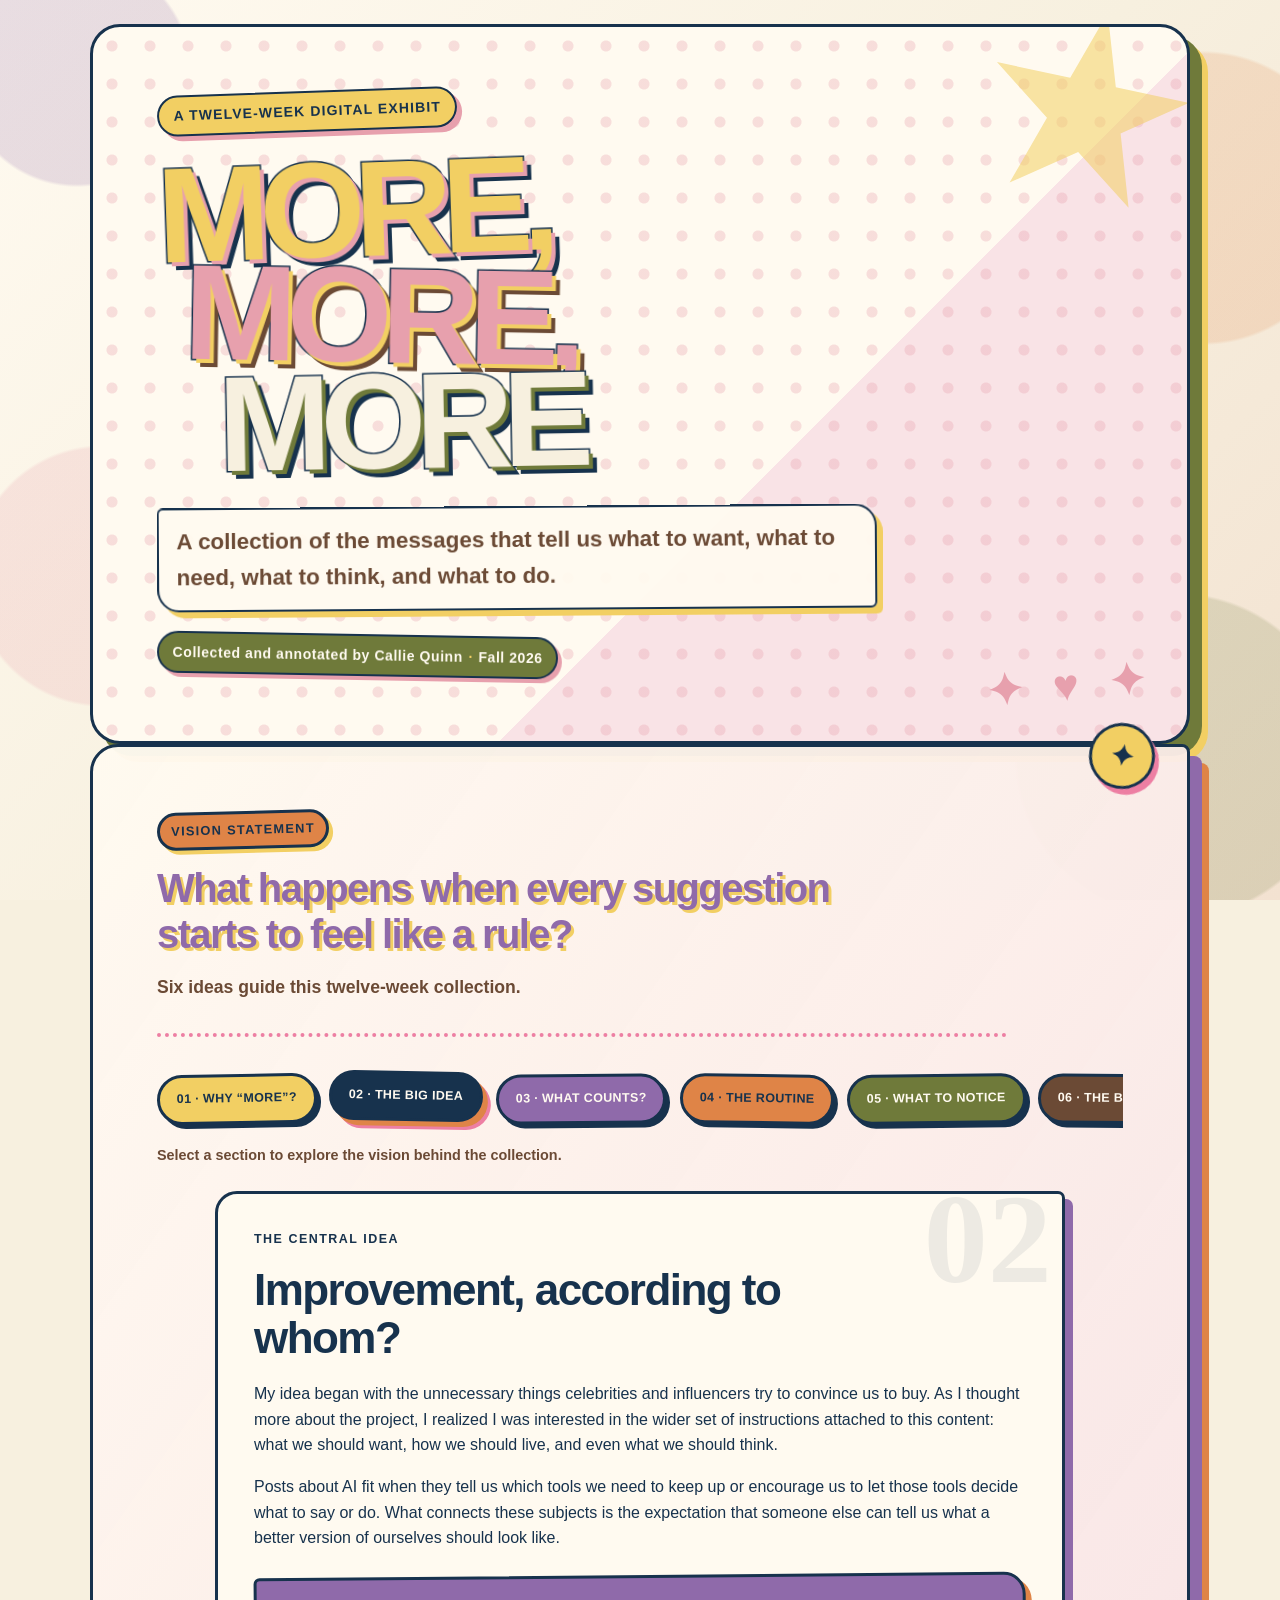
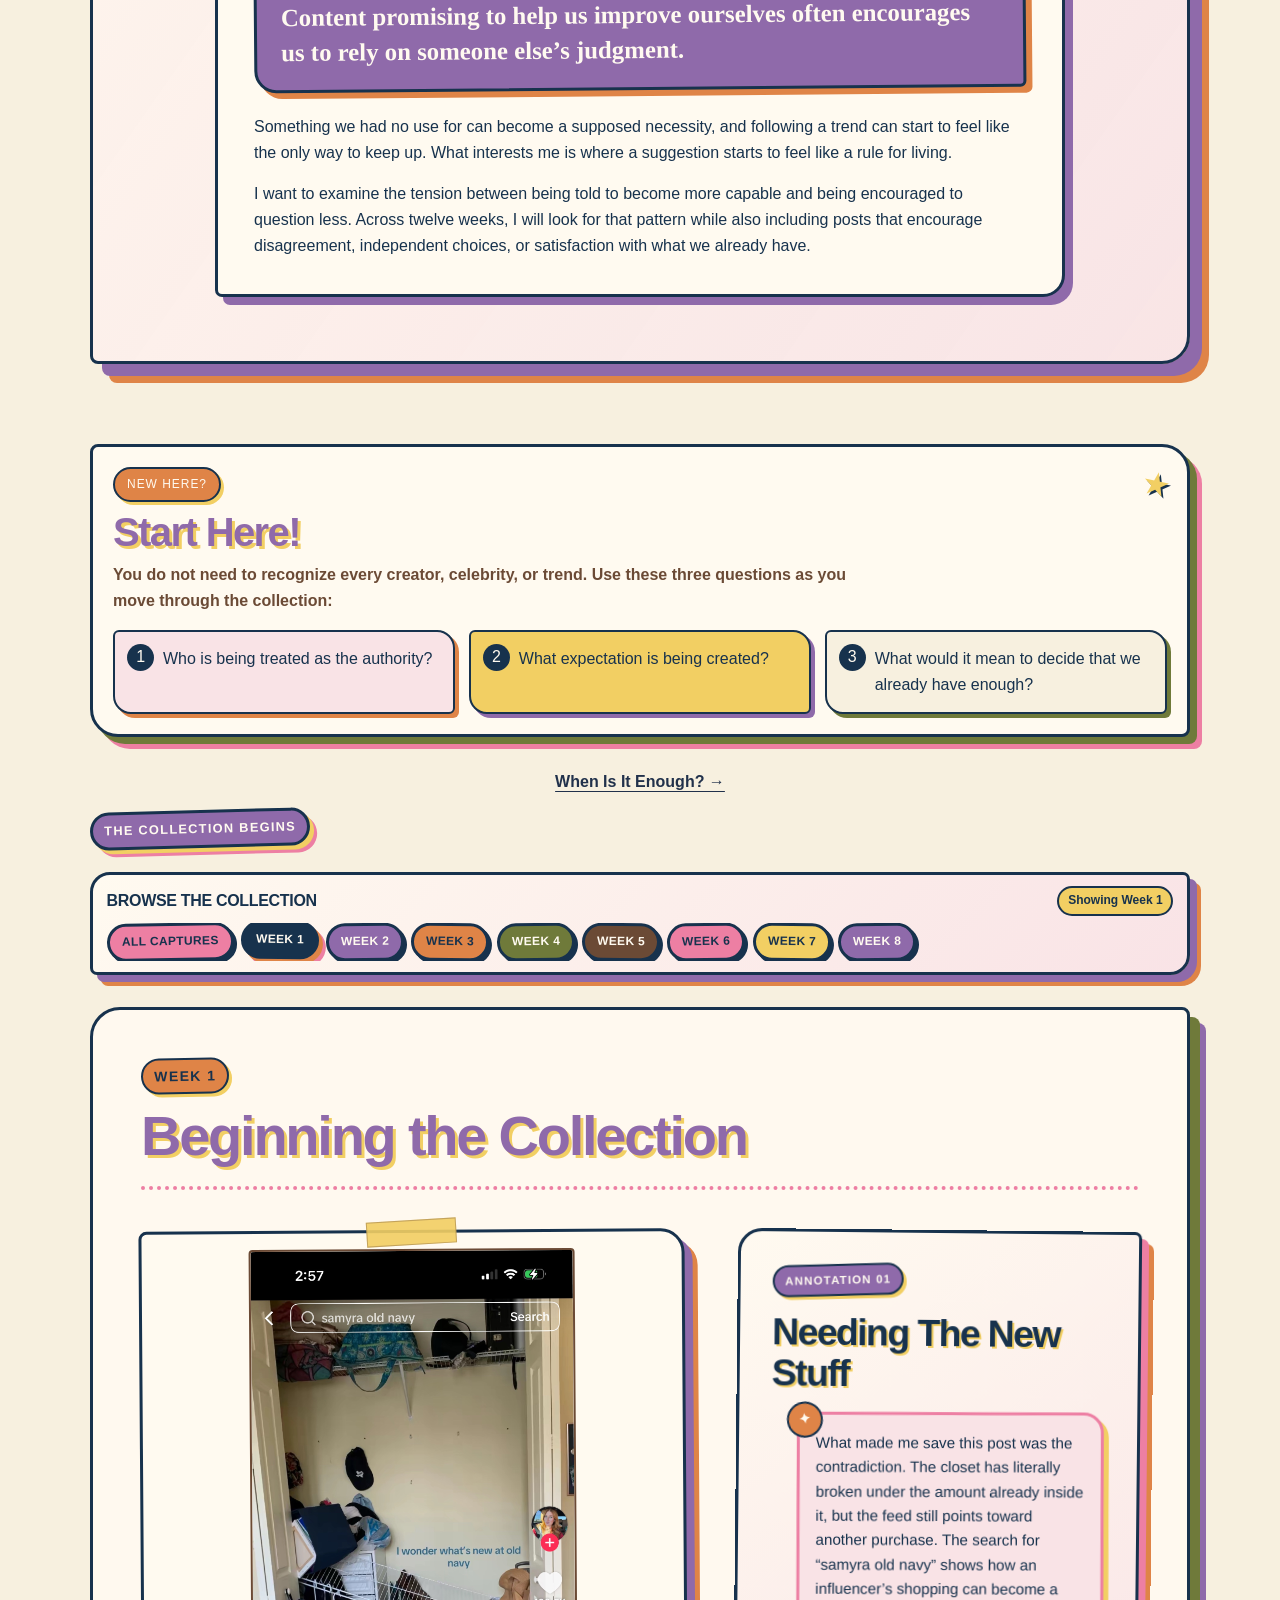
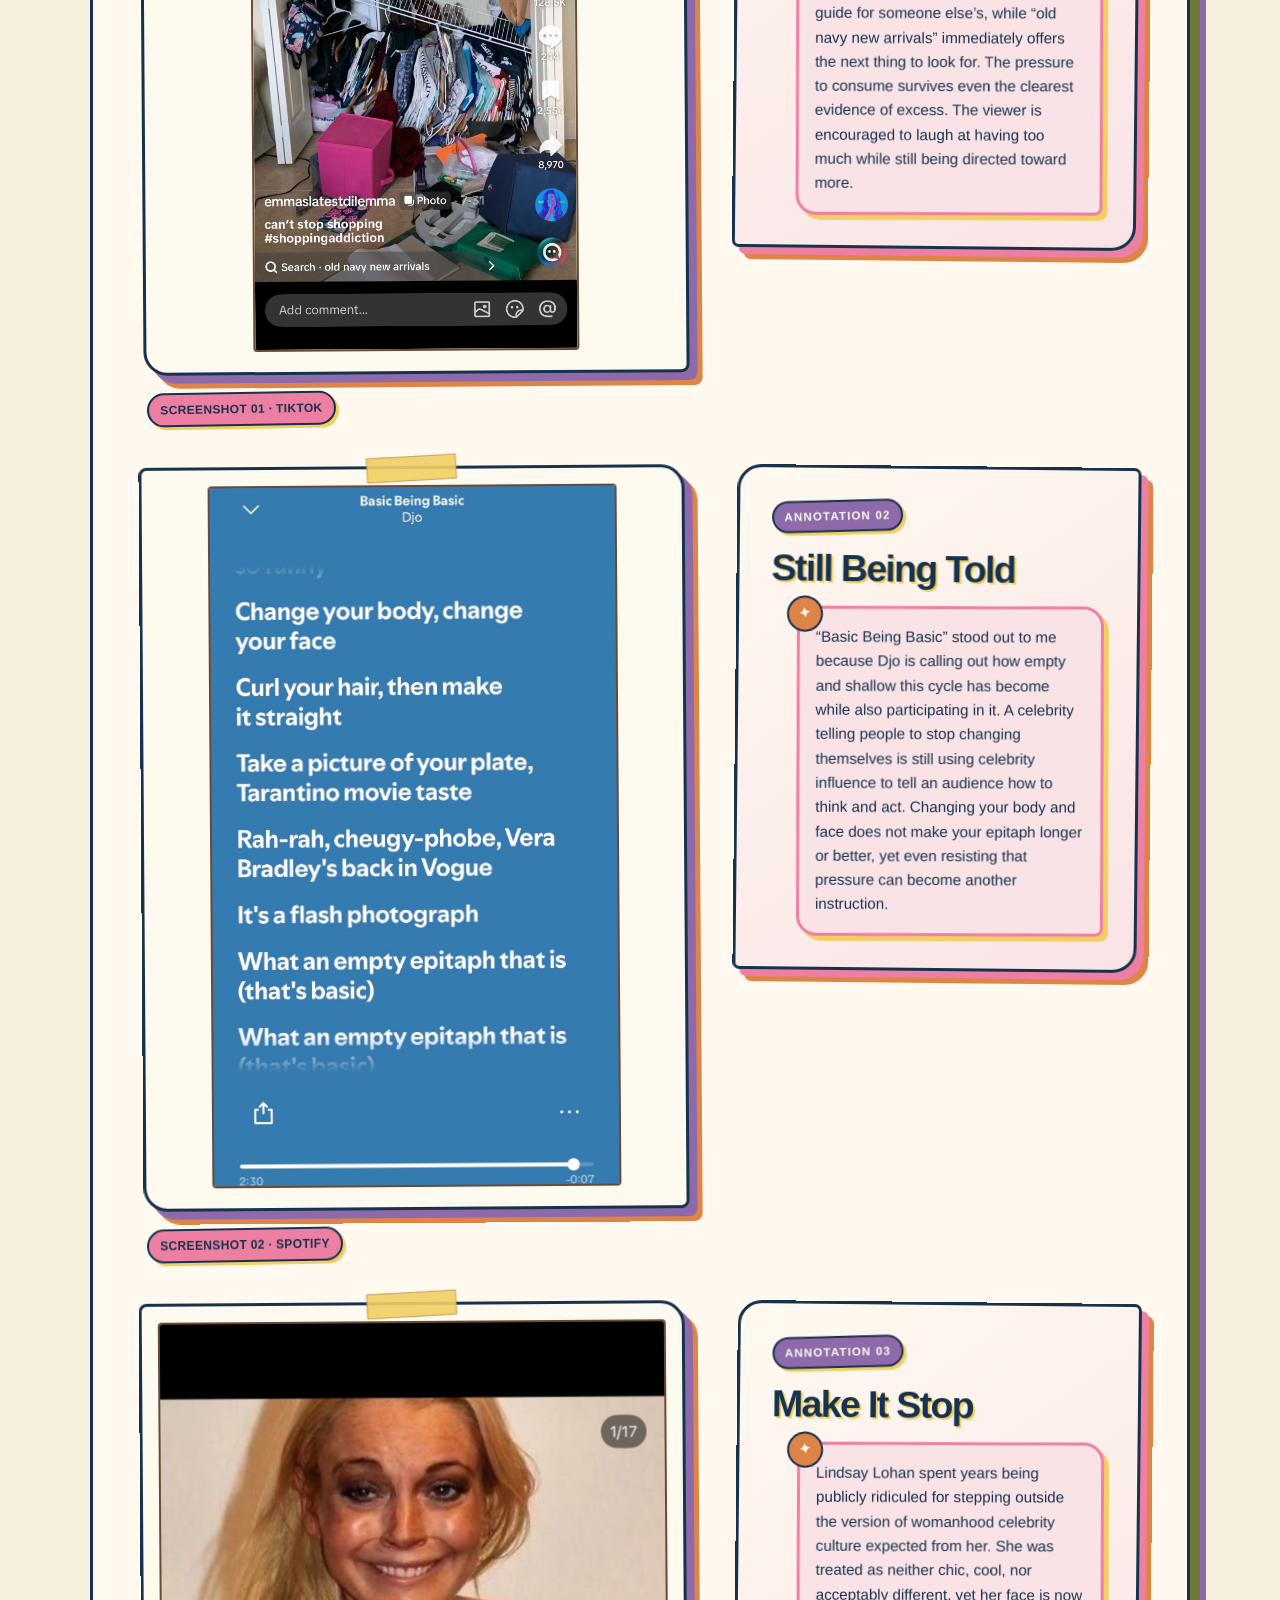
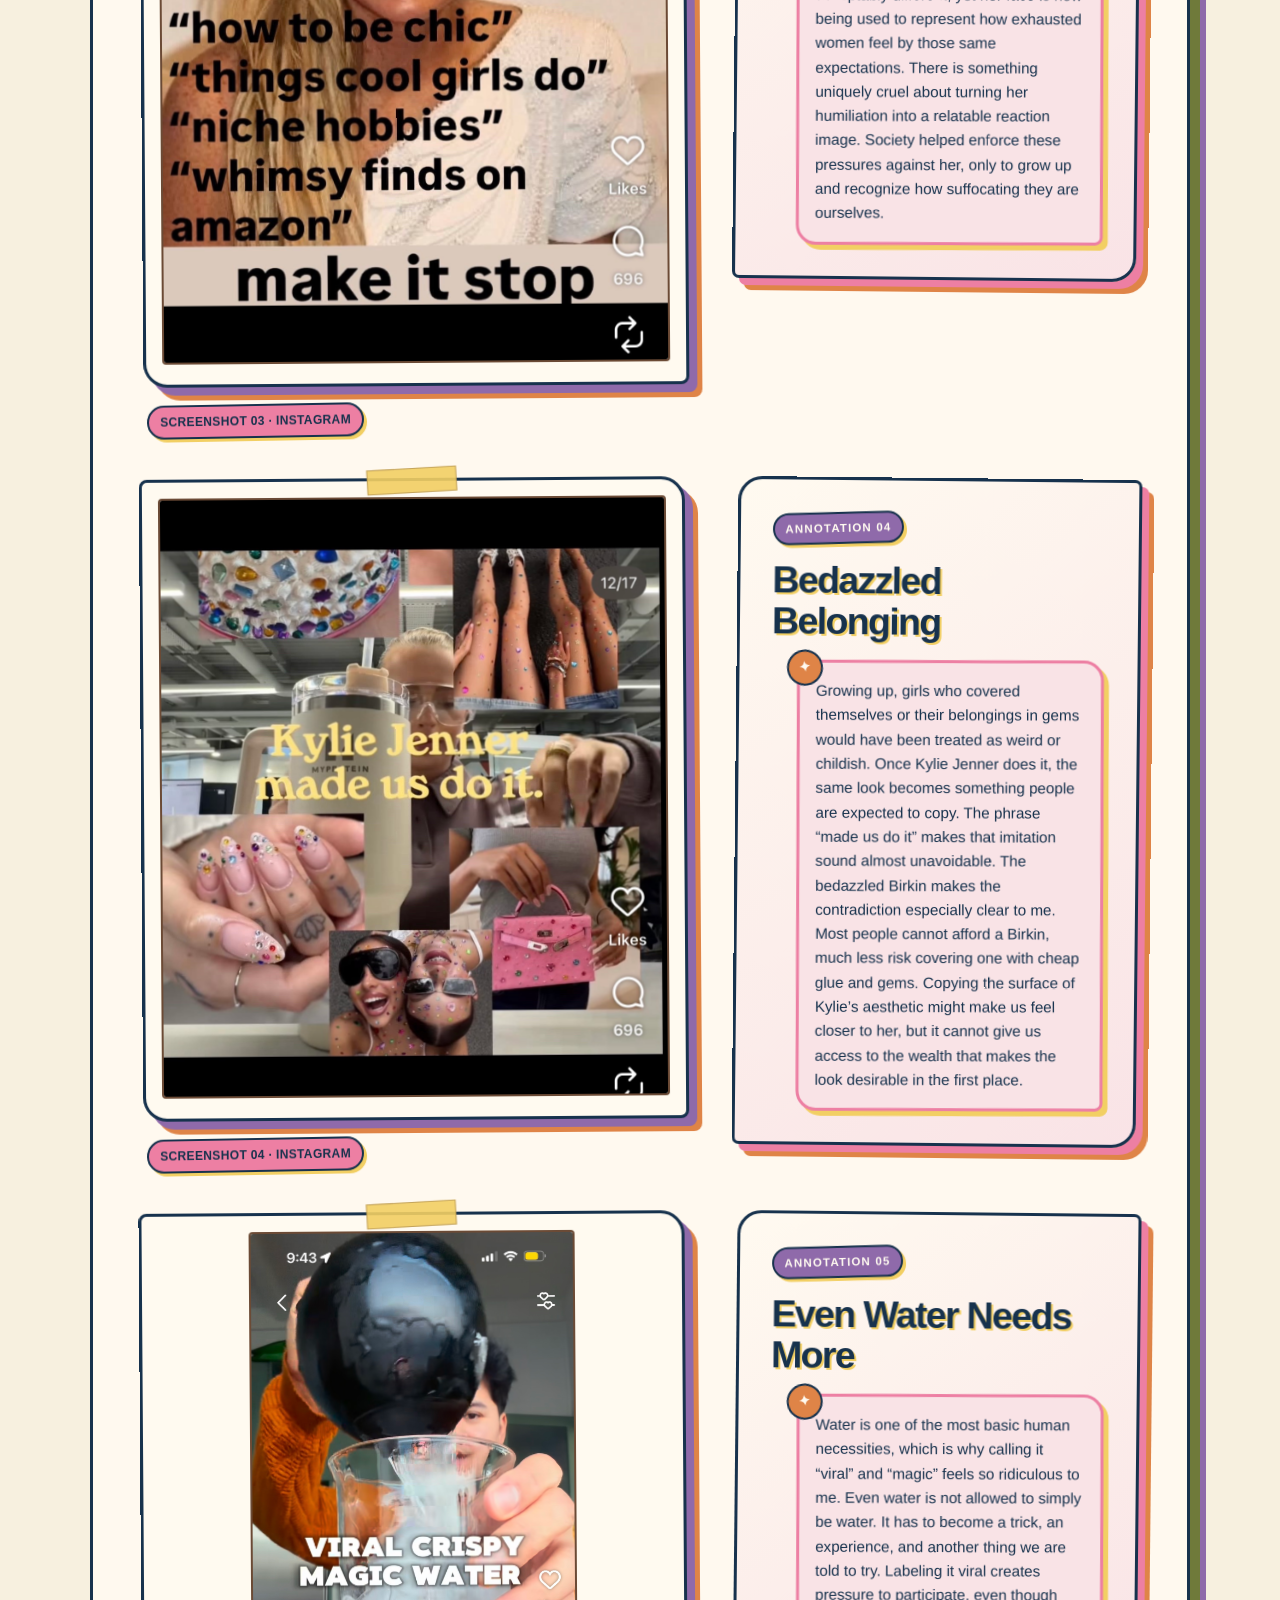
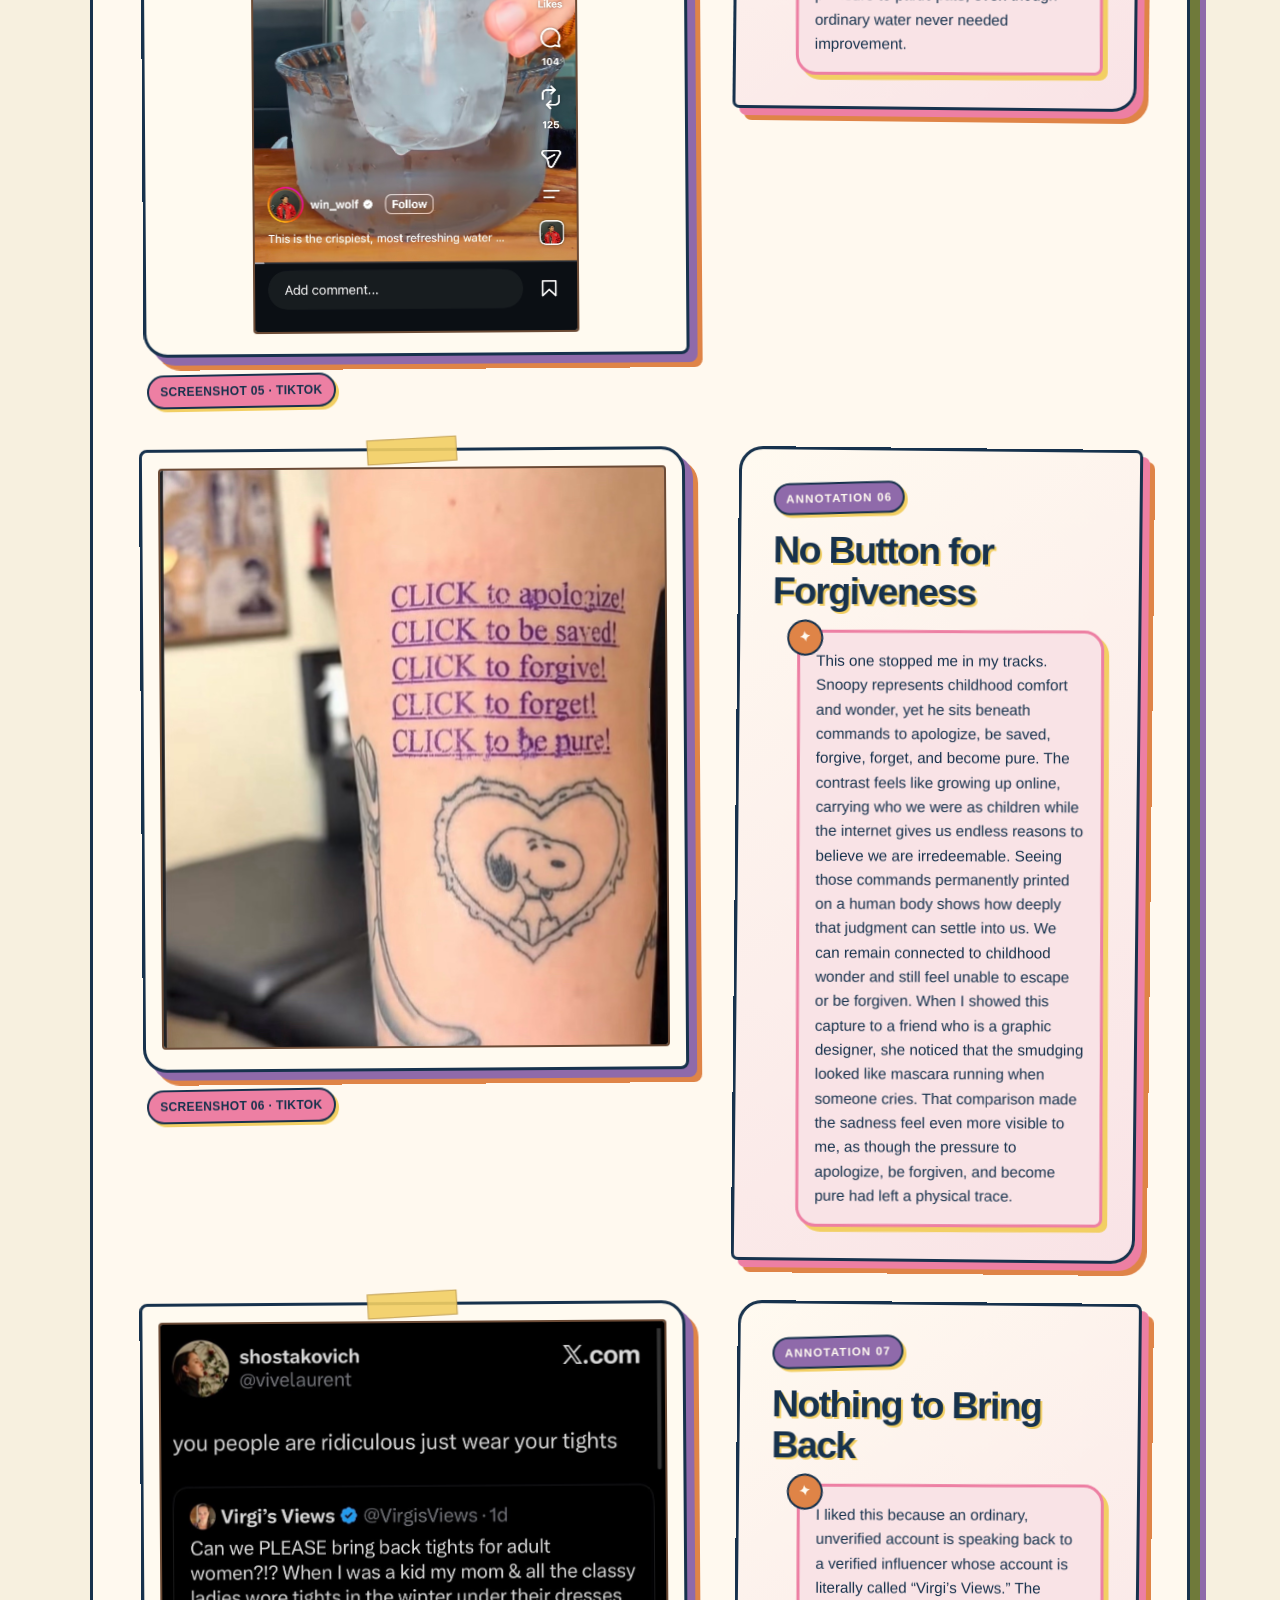
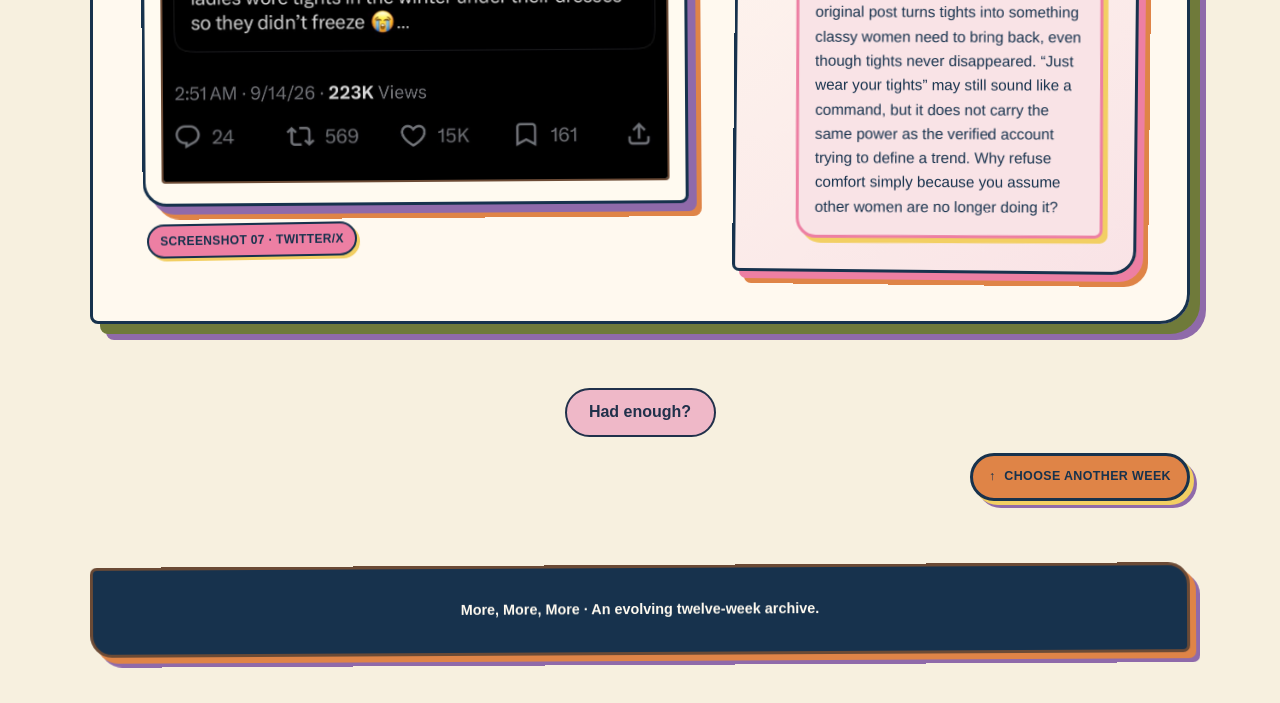
<file: index.html>
<!DOCTYPE html>
<html lang="en">
<head>
  <meta charset="UTF-8">
  <meta name="viewport" content="width=device-width, initial-scale=1.0">

  <meta
    name="description"
    content="More, More, More is a twelve-week digital exhibit examining the messages that tell us what to want, need, think, and do."
  >

  <title>More, More, More</title>

  <link rel="stylesheet" href="styles.css">

  <style>
    .enough-pause {
      box-sizing: border-box;
      width: calc(100% - 2rem);
      max-width: 42rem;
      margin: 3rem auto 2rem;
      text-align: center;
    }

    .enough-pause__button {
      display: inline-flex;
      align-items: center;
      justify-content: center;
      min-height: 44px;
      padding: 0.75rem 1.4rem;
      border: 2px solid #21314b;
      border-radius: 999px;
      background: #efb8c8;
      color: #21314b;
      font: inherit;
      font-weight: 700;
      line-height: 1.3;
      cursor: pointer;
    }

    .enough-pause__button:hover {
      background: #f6cfda;
    }

    .enough-pause__button:focus-visible {
      outline: 3px solid #21314b;
      outline-offset: 4px;
    }

    .enough-pause__message {
      margin-top: 1.25rem;
      padding: 1.5rem;
      border: 1px solid #21314b;
      border-radius: 1rem;
      background: #fff8ed;
      color: #21314b;
      line-height: 1.7;
    }

    .enough-pause__message[hidden] {
      display: none;
    }

    .enough-pause__message p {
      margin: 0;
    }
  </style>
</head>

<body>
  <header class="site-header">
    <p class="eyebrow">A twelve-week digital exhibit</p>

    <h1>
      <span>More,</span>
      <span>More,</span>
      <span>More</span>
    </h1>

    <p class="introduction">
      A collection of the messages that tell us what to want, what to need,
      what to think, and what to do.
    </p>

    <p class="site-byline">
      Collected and annotated by Callie Quinn
      <span aria-hidden="true">·</span>
      Fall 2026
    </p>
  </header>

  <main>
    <section class="vision-statement" id="vision">
      <header class="vision-heading">
        <p class="vision-label">Vision Statement</p>

        <h2>
          What happens when every suggestion starts to feel like a rule?
        </h2>

        <p class="vision-intro">
          Six ideas guide this twelve-week collection.
        </p>
      </header>

      <div
        class="vision-tabs"
        role="tablist"
        aria-label="Vision statement sections"
      >
        <button
          class="vision-tab"
          type="button"
          role="tab"
          aria-selected="false"
          data-vision-card="vision-name"
        >
          01 · Why “More”?
        </button>

        <button
          class="vision-tab is-active"
          type="button"
          role="tab"
          aria-selected="true"
          data-vision-card="vision-thesis"
        >
          02 · The Big Idea
        </button>

        <button
          class="vision-tab"
          type="button"
          role="tab"
          aria-selected="false"
          data-vision-card="vision-rule"
        >
          03 · What Counts?
        </button>

        <button
          class="vision-tab"
          type="button"
          role="tab"
          aria-selected="false"
          data-vision-card="vision-plan"
        >
          04 · The Routine
        </button>

        <button
          class="vision-tab"
          type="button"
          role="tab"
          aria-selected="false"
          data-vision-card="vision-reader"
        >
          05 · What to Notice
        </button>

        <button
          class="vision-tab"
          type="button"
          role="tab"
          aria-selected="false"
          data-vision-card="vision-guardrails"
        >
          06 · The Boundaries
        </button>
      </div>

      <p class="vision-tab-hint">
        Select a section to explore the vision behind the collection.
      </p>

      <div class="vision-layout">
        <article class="vision-card vision-name">
          <span class="card-number" aria-hidden="true">01</span>
          <p class="vision-card-label">The Name</p>
          <h3>More, More, More</h3>

          <p>
            The title reflects the pressure to keep up and become a better
            version of ourselves, even when that improvement comes with
            instructions to follow everyone else.
          </p>
        </article>

        <article class="vision-card vision-thesis is-active">
          <span class="card-number" aria-hidden="true">02</span>
          <p class="vision-card-label">The Central Idea</p>
          <h3>Improvement, according to whom?</h3>

          <p>
            My idea began with the unnecessary things celebrities and
            influencers try to convince us to buy. As I thought more about
            the project, I realized I was interested in the wider set of
            instructions attached to this content: what we should want, how
            we should live, and even what we should think.
          </p>

          <p>
            Posts about AI fit when they tell us which tools we need to keep
            up or encourage us to let those tools decide what to say or do.
            What connects these subjects is the expectation that someone
            else can tell us what a better version of ourselves should look
            like.
          </p>

          <blockquote class="vision-pullquote">
            Content promising to help us improve ourselves often encourages
            us to rely on someone else’s judgment.
          </blockquote>

          <p>
            Something we had no use for can become a supposed necessity, and
            following a trend can start to feel like the only way to keep up.
            What interests me is where a suggestion starts to feel like a
            rule for living.
          </p>

          <p>
            I want to examine the tension between being told to become more
            capable and being encouraged to question less. Across twelve
            weeks, I will look for that pattern while also including posts
            that encourage disagreement, independent choices, or
            satisfaction with what we already have.
          </p>
        </article>

        <article class="vision-card vision-rule">
          <span class="card-number" aria-hidden="true">03</span>
          <p class="vision-card-label">The Capture Rule</p>
          <h3>What belongs in the collection?</h3>

          <p>
            Each day, I will capture one public post involving celebrity
            culture, influencer culture, or AI that tells people what to
            want, need, think, or do, or challenges those instructions.
          </p>

          <p>
            To qualify, a post must contain an identifiable direction or
            expectation in its wording, caption, or visual instructions.
            Examples include a “must have” product, advice to copy a
            celebrity’s lifestyle, claims about what everyone should
            believe, or encouragement to let AI make a decision.
          </p>

          <p>
            Straight celebrity news, an ordinary photograph, or a technical
            AI update without that message will not count. A post that only
            makes a lifestyle look appealing will qualify if I can identify
            a cue establishing an expectation, such as “habits of successful
            people” or “everyone needs this.” An attractive image alone will
            not qualify.
          </p>
        </article>

        <article class="vision-card vision-plan">
          <span class="card-number" aria-hidden="true">04</span>
          <p class="vision-card-label">The Process</p>
          <h3>How I will capture it</h3>

          <p>
            I will look on TikTok and Instagram for public posts, Reels, and
            advertisements involving these subjects. I often scroll online
            early in the morning, then mid-afternoon, and finally after
            10:00 p.m.
          </p>

          <p>
            I will take the first qualifying post I encounter. If needed, I
            will search terms such as “must haves,” “successful habits,” or
            “AI productivity,” noting when a capture comes from a search.
          </p>

          <p>
            I will save each screenshot and record the account, platform,
            link, and a sentence identifying its message. I will upload
            captures and fuller annotations twice a week. If I miss a day, I
            will record the gap and reason, then take an additional capture
            the next day using its actual date.
          </p>
        </article>

        <article class="vision-card vision-reader">
          <span class="card-number" aria-hidden="true">05</span>
          <p class="vision-card-label">For the Reader</p>
          <h3>Notice the directions hiding in the feed</h3>

          <p>
            By December, I want a reader to notice how much of an ordinary
            feed is made up of directions. Some are obvious, like being told
            to buy something. Others are wrapped in encouragement,
            entertainment, or promises to make life easier.
          </p>

          <p>
            Seeing them together should make the repetition more noticeable,
            along with the ways fame, popularity, and claims about
            technology are used to make advice seem trustworthy. My
            annotations will identify the instruction and what it promises,
            whether that is acceptance, success, convenience, or a better
            appearance.
          </p>

          <p>
            I hope readers leave more aware of when advice helps them make a
            choice and when it pressures them to follow along. I want them to
            consider how they can be encouraged to constantly improve
            themselves while also being encouraged to let others decide what
            improvement should look like.
          </p>
        </article>

        <article class="vision-card vision-guardrails">
          <span class="card-number" aria-hidden="true">06</span>
          <p class="vision-card-label">Guardrails</p>
          <h3>Public, purposeful, and fair</h3>

          <p>
            I will use only publicly available content and will not include
            private messages, restricted account posts, or another person’s
            private communication.
          </p>

          <p>
            I will crop out unrelated notifications and identifying details
            from ordinary users’ comments. I will only include material I am
            comfortable showing this class.
          </p>

          <p>
            My annotations will address what a post communicates without
            personal attacks or unsupported assumptions about its creator’s
            intentions.
          </p>
        </article>
      </div>
    </section>

    <aside class="reader-guide" aria-labelledby="reader-guide-title">
      <p class="reader-guide-label">New here?</p>

      <h2 id="reader-guide-title">Start Here!</h2>

      <p>
        You do not need to recognize every creator, celebrity, or trend.
        Use these three questions as you move through the collection:
      </p>

      <ol>
        <li>Who is being treated as the authority?</li>
        <li>What expectation is being created?</li>
        <li>What would it mean to decide that we already have enough?</li>
      </ol>
    </aside>

    <p class="collection-label">The collection begins</p>

    <nav
      class="week-navigation"
      id="week-navigation"
      aria-label="Screenshot collection weeks"
    >
      <div class="week-nav-heading">
        <p>Browse the collection</p>
        <span id="week-status" aria-live="polite"></span>
      </div>

      <div
        class="week-tabs"
        id="week-tabs"
        role="tablist"
        aria-label="Weeks with captures"
      ></div>
    </nav>

    <div id="collection"></div>

    <section class="enough-pause" aria-label="A moment to pause">
      <button
        class="enough-pause__button"
        id="had-enough-button"
        type="button"
        aria-expanded="false"
        aria-controls="enough-message"
      >Had enough?</button>

      <div
        class="enough-pause__message"
        id="enough-message"
        hidden
      >
        <p>You can stop here. You do not have to buy anything, fix anything, or become a better version of yourself today.</p>
      </div>
    </section>
  </main>

  <nav
    class="collection-footer-navigation"
    aria-label="Return to week navigation"
  >
    <a class="collection-footer-button" href="#week-navigation">
      <span aria-hidden="true">↑</span>
      Choose another week
    </a>
  </nav>

  <footer class="site-footer">
    <p>More, More, More · An evolving twelve-week archive.</p>
  </footer>

  <script src="captures.js"></script>
  <script src="render-captures.js"></script>

  <script>
    const visionTabs = document.querySelectorAll(".vision-tab");
    const visionCards = document.querySelectorAll(".vision-card");

    function activateVisionTab(selectedTab) {
      const selectedCard = selectedTab.dataset.visionCard;

      visionTabs.forEach((tab) => {
        const isSelected = tab === selectedTab;

        tab.classList.toggle("is-active", isSelected);
        tab.setAttribute("aria-selected", isSelected);
      });

      visionCards.forEach((card) => {
        const isSelected = card.classList.contains(selectedCard);

        card.classList.toggle("is-active", isSelected);
        card.hidden = !isSelected;
        card.setAttribute("aria-hidden", !isSelected);
      });
    }

    visionTabs.forEach((tab) => {
      tab.addEventListener("click", () => {
        activateVisionTab(tab);
      });
    });

    const startingTab = document.querySelector(".vision-tab.is-active");

    if (startingTab) {
      activateVisionTab(startingTab);
    }
  </script>

  <script>
    const weekSections = Array.from(
      document.querySelectorAll(".week")
    );

    const weekTabsContainer = document.querySelector("#week-tabs");
    const weekStatus = document.querySelector("#week-status");
    const weekButtons = [];

    const allCapturesView = document.createElement("section");

    allCapturesView.className = "all-captures-view";
    allCapturesView.id = "all-captures";
    allCapturesView.hidden = true;
    allCapturesView.setAttribute("role", "tabpanel");
    allCapturesView.setAttribute(
      "aria-labelledby",
      "all-captures-tab"
    );

    allCapturesView.innerHTML = `
      <div class="all-captures-heading">
        <p class="week-number">Collection view</p>
        <h2>All Captures</h2>
        <p>Choose a screenshot to open its full annotation.</p>
      </div>

      <div class="all-captures-groups"></div>
    `;

    if (weekSections.length > 0) {
      weekSections[0].parentNode.insertBefore(
        allCapturesView,
        weekSections[0]
      );
    }

    const allCapturesGroups = allCapturesView.querySelector(
      ".all-captures-groups"
    );

    const allCapturesButton = document.createElement("button");

    allCapturesButton.type = "button";
    allCapturesButton.className = "week-tab";
    allCapturesButton.textContent = "All Captures";
    allCapturesButton.id = "all-captures-tab";

    allCapturesButton.setAttribute("role", "tab");
    allCapturesButton.setAttribute("aria-selected", "false");
    allCapturesButton.setAttribute(
      "aria-controls",
      allCapturesView.id
    );

    weekTabsContainer.appendChild(allCapturesButton);

    function showWeek(selectedIndex) {
      allCapturesView.hidden = true;
      allCapturesView.setAttribute("aria-hidden", "true");

      weekSections.forEach((week, index) => {
        const isSelected = index === selectedIndex;

        week.hidden = !isSelected;
        week.classList.toggle("is-active", isSelected);
        week.setAttribute("aria-hidden", !isSelected);
      });

      weekButtons.forEach((button, index) => {
        const isSelected = index === selectedIndex;

        button.classList.toggle("is-active", isSelected);
        button.setAttribute("aria-selected", isSelected);
      });

      allCapturesButton.classList.remove("is-active");
      allCapturesButton.setAttribute("aria-selected", "false");

      const selectedWeek = weekSections[selectedIndex];
      const selectedLabel = selectedWeek
        .querySelector(".week-number")
        .textContent.trim();

      weekStatus.textContent = `Showing ${selectedLabel}`;
    }

    function showAllCaptures() {
      weekSections.forEach((week) => {
        week.hidden = true;
        week.classList.remove("is-active");
        week.setAttribute("aria-hidden", "true");
      });

      weekButtons.forEach((button) => {
        button.classList.remove("is-active");
        button.setAttribute("aria-selected", "false");
      });

      allCapturesView.hidden = false;
      allCapturesView.setAttribute("aria-hidden", "false");

      allCapturesButton.classList.add("is-active");
      allCapturesButton.setAttribute("aria-selected", "true");

      weekStatus.textContent = "Showing all captures";
    }

    weekSections.forEach((week, weekIndex) => {
      const weekLabel =
        week.querySelector(".week-number")?.textContent.trim() ||
        `Week ${weekIndex + 1}`;

      const weekHeading =
        week.querySelector(".week-heading h2")?.textContent.trim() ||
        `Week ${weekIndex + 1}`;

      const weekButton = document.createElement("button");

      weekButton.type = "button";
      weekButton.className = "week-tab";
      weekButton.textContent = weekLabel;
      weekButton.id = `week-tab-${weekIndex + 1}`;

      weekButton.setAttribute("role", "tab");
      weekButton.setAttribute("aria-selected", "false");
      weekButton.setAttribute("aria-controls", week.id);

      week.setAttribute("role", "tabpanel");
      week.setAttribute("aria-labelledby", weekButton.id);

      weekButton.addEventListener("click", () => {
        showWeek(weekIndex);
      });

      weekButtons.push(weekButton);
      weekTabsContainer.appendChild(weekButton);

      const weekGroup = document.createElement("section");
      weekGroup.className = "all-captures-week";

      const groupHeading = document.createElement("header");
      groupHeading.className = "all-captures-week-heading";

      const groupLabel = document.createElement("p");
      groupLabel.className = "week-number";
      groupLabel.textContent = weekLabel;

      const groupTitle = document.createElement("h3");
      groupTitle.id = `all-captures-week-${weekIndex + 1}`;
      groupTitle.textContent = weekHeading;

      weekGroup.setAttribute(
        "aria-labelledby",
        groupTitle.id
      );

      groupHeading.appendChild(groupLabel);
      groupHeading.appendChild(groupTitle);

      const weekGrid = document.createElement("div");
      weekGrid.className = "all-captures-grid";

      weekGroup.appendChild(groupHeading);
      weekGroup.appendChild(weekGrid);
      allCapturesGroups.appendChild(weekGroup);

      const weekImages = Array.from(week.querySelectorAll("img"));

      weekImages.forEach((image, captureIndex) => {
        const capture =
          image.closest(".capture") ||
          image.closest("article");

        const captureTitle =
          capture?.querySelector("h3")?.textContent.trim() ||
          `Capture ${captureIndex + 1}`;

        const thumbnailButton = document.createElement("button");

        thumbnailButton.type = "button";
        thumbnailButton.className = "capture-thumbnail";
        thumbnailButton.setAttribute(
          "aria-label",
          `Open ${captureTitle} from ${weekLabel}`
        );

        const thumbnailImage = image.cloneNode(false);

        thumbnailImage.className = "capture-thumbnail-image";
        thumbnailImage.alt = "";
        thumbnailImage.loading = "lazy";

        const thumbnailLabel = document.createElement("span");

        thumbnailLabel.className = "capture-thumbnail-label";
        thumbnailLabel.textContent = captureTitle;

        thumbnailButton.appendChild(thumbnailImage);
        thumbnailButton.appendChild(thumbnailLabel);

        thumbnailButton.addEventListener("click", () => {
          showWeek(weekIndex);

          window.setTimeout(() => {
            image.scrollIntoView({
              behavior: "smooth",
              block: "center"
            });
          }, 0);
        });

        weekGrid.appendChild(thumbnailButton);
      });
    });

    allCapturesButton.addEventListener("click", () => {
      showAllCaptures();
    });

    if (weekSections.length > 0) {
      showWeek(0);
    }
  </script>

  <script>
    (() => {
      const button = document.querySelector("#had-enough-button");
      const message = document.querySelector("#enough-message");

      button.addEventListener("click", () => {
        const expanded = button.getAttribute("aria-expanded") === "true";
        button.setAttribute("aria-expanded", String(!expanded));
        message.hidden = expanded;
      });
    })();
  </script>
 <script>
  (() => {
    const anchor = document.querySelector(".collection-label");
    if (!anchor) return;

    const paragraph = document.createElement("p");
    paragraph.style.cssText =
      "margin:1rem auto;text-align:center;padding:0 1rem;";

    const link = document.createElement("a");
    link.href = "when-is-it-enough.html";
    link.textContent = "When Is It Enough? →";
    link.style.cssText =
      "color:#21314b;font-weight:700;text-underline-offset:4px;";

    paragraph.append(link);
    anchor.before(paragraph);
  })();
</script>
  <script>
  (() => {
    const button = document.getElementById("had-enough-button");
    if (!button) return;

    const exit = document.createElement("a");
    exit.id = button.id;
    exit.className = button.className;
    exit.href = "enough.html";
    exit.textContent = "Had enough?";
    exit.style.textDecoration = "none";

    button.replaceWith(exit);
    document.getElementById("enough-message")?.remove();
  })();
</script>
</body>
</html>
</file>
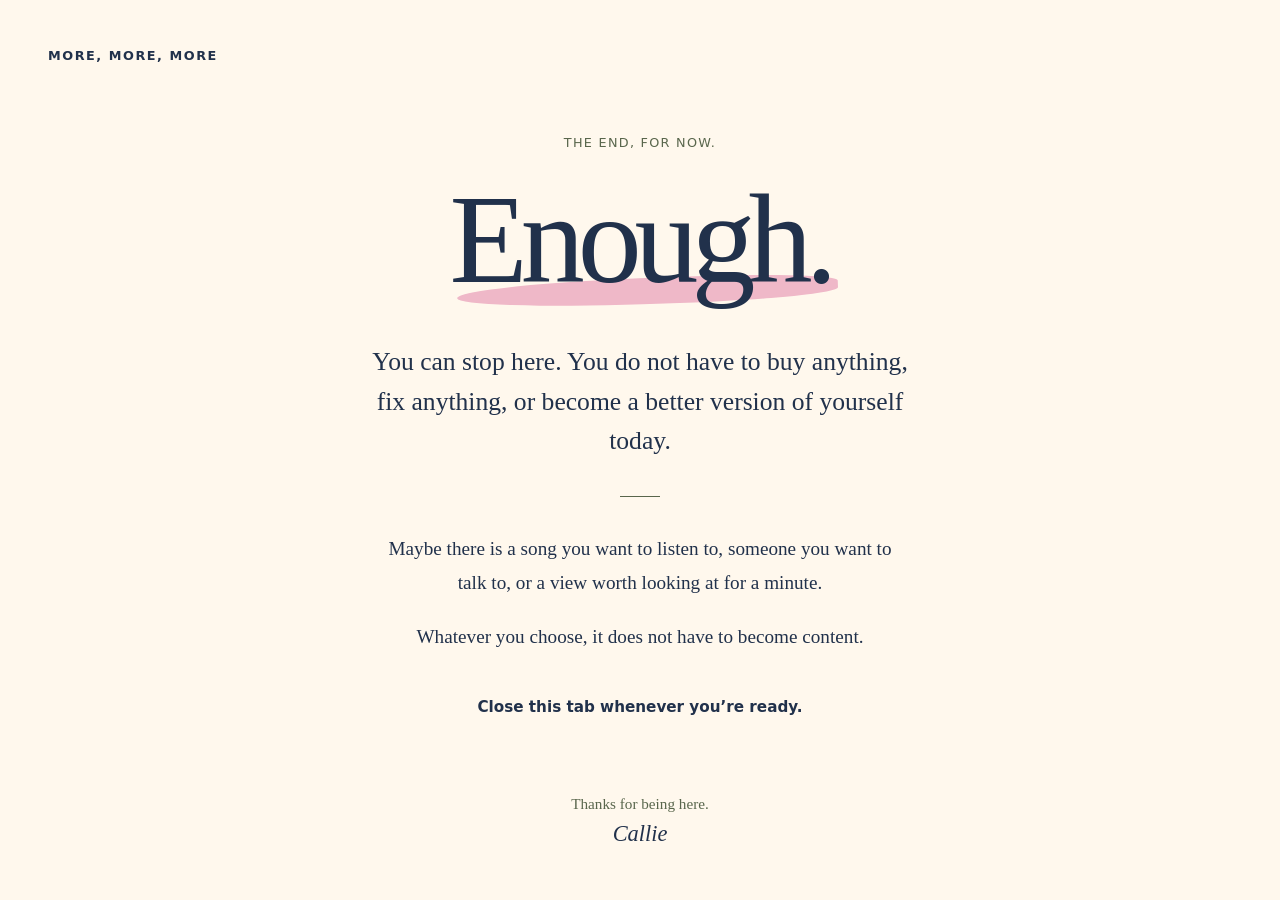
<file: enough.html>
<!doctype html>
<html lang="en">
<head>
  <meta charset="utf-8">
  <meta name="viewport" content="width=device-width, initial-scale=1">
  <meta name="description" content="A stopping point for More, More, More, a collection by Callie Quinn.">
  <meta name="color-scheme" content="light">
  <title>Enough. · More, More, More</title>
  <style>
    :root { --paper:#fff8ed; --ink:#21314b; --pink:#efb8c8; --olive:#59664c; }
    * { box-sizing:border-box; }
    html { background:var(--paper); }
    body { margin:0; color:var(--ink); font-family:Georgia,"Times New Roman",serif; }
    .page { min-height:100vh; min-height:100svh; display:flex; flex-direction:column; padding:clamp(1.4rem,4vw,3rem); }
    header { font-family:system-ui,-apple-system,BlinkMacSystemFont,"Segoe UI",sans-serif; font-size:.8rem; font-weight:650; letter-spacing:.12em; text-transform:uppercase; }
    main { width:100%; max-width:43rem; margin:auto; padding:clamp(2.5rem,7vh,5.5rem) 0; text-align:center; }
    .overline { margin:0 0 1.5rem; color:var(--olive); font-family:system-ui,-apple-system,BlinkMacSystemFont,"Segoe UI",sans-serif; font-size:.8rem; letter-spacing:.1em; text-transform:uppercase; }
    h1 { position:relative; z-index:0; width:fit-content; margin:0 auto 2.25rem; font-size:clamp(4.3rem,13vw,8rem); font-weight:400; line-height:1.03; letter-spacing:-.055em; }
    h1::after { content:""; position:absolute; z-index:-1; left:2%; right:-2%; bottom:.015em; height:.2em; border-radius:60% 40% 45% 55%; background:var(--pink); transform:rotate(-2deg); }
    .permission { max-width:35rem; margin:0 auto; font-size:clamp(1.25rem,2.3vw,1.6rem); line-height:1.55; }
    .divider { width:2.5rem; height:1px; margin:2.2rem auto; background:var(--olive); }
    .invitation { max-width:32rem; margin:0 auto; font-size:clamp(1.05rem,1.8vw,1.2rem); line-height:1.75; }
    .no-post { margin:1.3rem 0 0; }
    .ending { margin:2.6rem 0 0; font-family:system-ui,-apple-system,BlinkMacSystemFont,"Segoe UI",sans-serif; font-size:.95rem; font-weight:650; line-height:1.6; }
    footer { text-align:center; color:var(--olive); font-size:.95rem; line-height:1.6; }
    footer p { margin:0; }
    .signature { color:var(--ink); font-size:1.4rem; font-style:italic; }
    @media (max-width:480px) {
      main { padding:2.75rem 0; }
      h1 { margin-bottom:1.75rem; }
      .divider { margin:1.75rem auto; }
      .ending { margin-top:2rem; }
    }
    @media print { .page { min-height:0; } }
  </style>
</head>
<body>
  <div class="page">
    <header>More, More, More</header>
    <main aria-labelledby="ending-title">
      <p class="overline">The end, for now.</p>
      <h1 id="ending-title">Enough.</h1>
      <p class="permission">You can stop here. You do not have to buy anything, fix anything, or become a better version of yourself today.</p>
      <div class="divider" aria-hidden="true"></div>
      <div class="invitation">
        <p>Maybe there is a song you want to listen to, someone you want to talk to, or a view worth looking at for a minute.</p>
        <p class="no-post">Whatever you choose, it does not have to become content.</p>
      </div>
      <p class="ending">Close this tab whenever you’re ready.</p>
    </main>
    <footer>
      <p>Thanks for being here.</p>
      <p class="signature">Callie</p>
    </footer>
  </div>
</body>
</html>
</file>
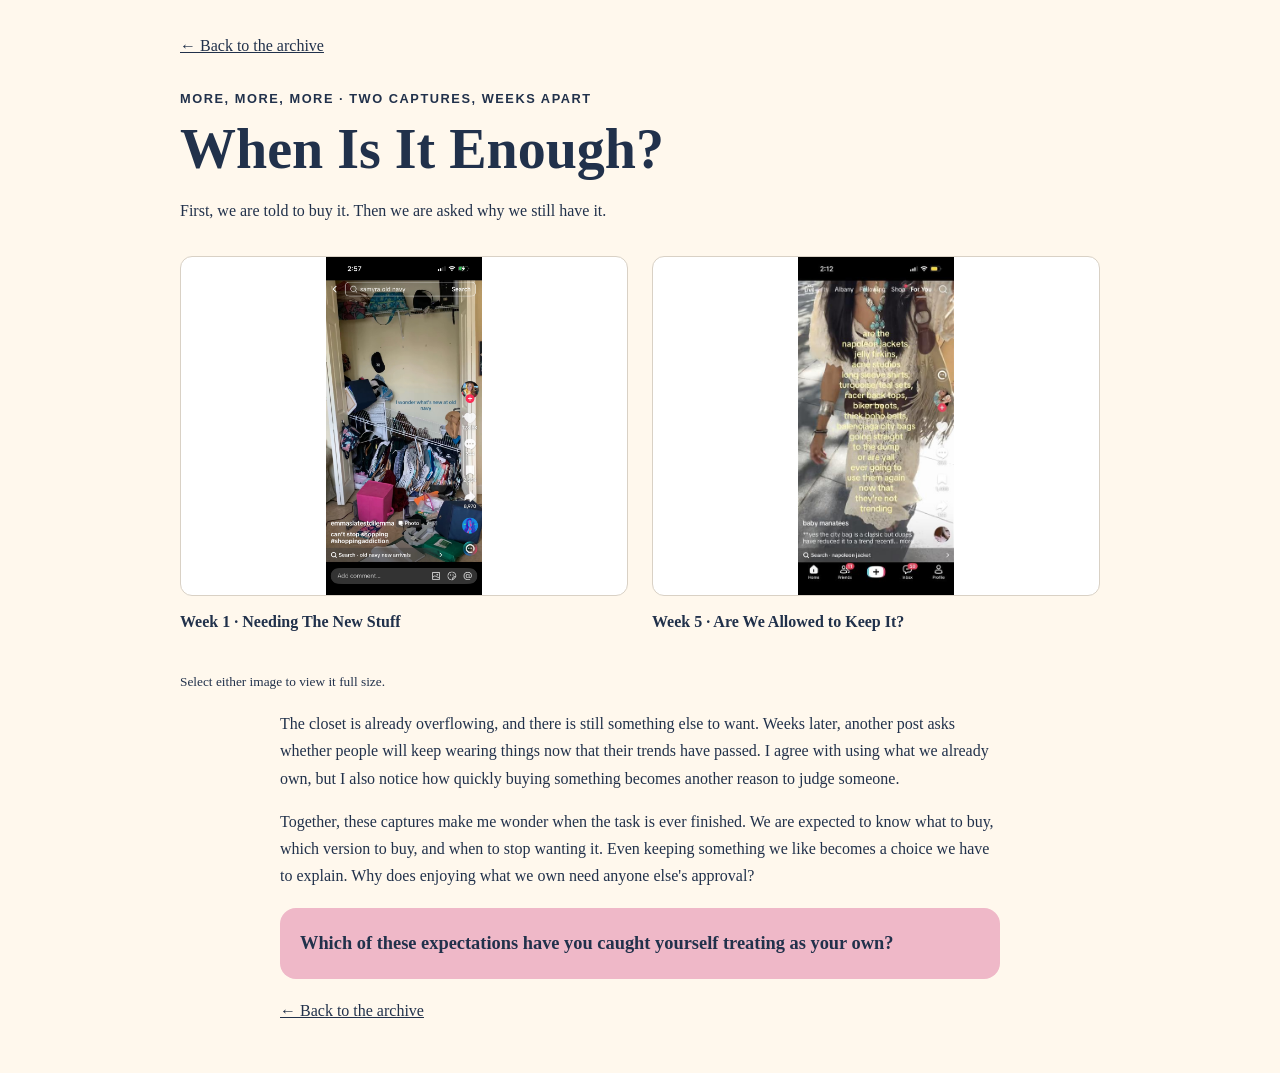
<file: when-is-it-enough.html>
<!DOCTYPE html>
<html lang="en">
<head>
  <meta charset="UTF-8">
  <meta name="viewport" content="width=device-width, initial-scale=1">
  <title>When Is It Enough? · More, More, More</title>
  <style>
    * { box-sizing: border-box; }

    body {
      margin: 0;
      background: #fff8ed;
      color: #21314b;
      font-family: Georgia, serif;
      line-height: 1.7;
    }

    main {
      max-width: 960px;
      margin: auto;
      padding: 2rem 1.25rem 3rem;
    }

    a { color: #21314b; }

    a:focus-visible {
      outline: 3px solid #21314b;
      outline-offset: 5px;
    }

    .label {
      margin-top: 2rem;
      font: bold 0.8rem Arial, sans-serif;
      letter-spacing: 0.12em;
      text-transform: uppercase;
    }

    h1 {
      font-size: clamp(2rem, 6vw, 3.5rem);
      line-height: 1.1;
      margin: 0.75rem 0 1rem;
    }

    .pair {
      display: grid;
      grid-template-columns: repeat(2, minmax(0, 1fr));
      gap: 1.5rem;
      margin: 2rem 0;
    }

    figure { margin: 0; min-width: 0; }

    figure a { display: block; }

    img {
      display: block;
      width: 100%;
      height: 340px;
      object-fit: contain;
      background: white;
      border: 1px solid #d9d1c5;
      border-radius: 0.75rem;
    }

    figcaption {
      margin-top: 0.75rem;
      font-weight: bold;
    }

    .reflection { max-width: 720px; margin: auto; }

    .question {
      padding: 1.25rem;
      background: #efb8c8;
      border-radius: 1rem;
      font-size: 1.15rem;
      font-weight: bold;
    }

    @media (max-width: 600px) {
      .pair { grid-template-columns: 1fr; }
      img { height: auto; max-height: 420px; }
    }
  </style>
</head>
<body>
  <main>
    <a href="index.html#week-navigation">← Back to the archive</a>

    <p class="label">More, More, More · Two captures, weeks apart</p>
    <h1>When Is It Enough?</h1>
    <p>
      First, we are told to buy it. Then we are asked why we
      still have it.
    </p>

    <div class="pair" id="studio-pair"></div>
    <p><small>Select either image to view it full size.</small></p>

    <div class="reflection">
      <p>
        The closet is already overflowing, and there is still
        something else to want. Weeks later, another post asks
        whether people will keep wearing things now that their
        trends have passed. I agree with using what we already
        own, but I also notice how quickly buying something
        becomes another reason to judge someone.
      </p>

      <p>
        Together, these captures make me wonder when the task is
        ever finished. We are expected to know what to buy, which
        version to buy, and when to stop wanting it. Even keeping
        something we like becomes a choice we have to explain.
        Why does enjoying what we own need anyone else's approval?
      </p>

      <p class="question">
        Which of these expectations have you caught yourself
        treating as your own?
      </p>

      <a href="index.html#week-navigation">← Back to the archive</a>
    </div>
  </main>

  <script src="captures.js"></script>
  <script>
    (() => {
      const data = window.collectionData || [];
      const pair = document.getElementById("studio-pair");

      [1, 5].forEach(week => {
        const capture = data
          .find(item => Number(item.week) === week)
          ?.captures.find(item => Number(item.number) === 1);

        if (!capture) return;

        const figure = document.createElement("figure");
        const link = document.createElement("a");
        const image = document.createElement("img");
        const caption = document.createElement("figcaption");

        link.href = capture.image;
        link.setAttribute(
          "aria-label",
          `View ${capture.title} full size`
        );
        image.src = capture.image;
        image.alt = capture.alt || capture.title;
        caption.textContent = `Week ${week} · ${capture.title}`;

        link.append(image);
        figure.append(link, caption);
        pair.append(figure);
      });
    })();
  </script>
</body>
</html>
</file>
<file: styles.css>
/* ---------- Color palette ---------- */

:root {
  --deep-blue: #17324d;
  --cream: #f7f0df;
  --paper: #fffaf0;
  --olive: #6f7a3a;
  --dark-olive: #4e5728;
  --pink: #e7a0ad;
  --yellow: #f2cf63;
  --brown: #6b4a35;
  --soft-pink: #f9e3e6;
}

/* ---------- Basic page setup ---------- */

* {
  box-sizing: border-box;
}

html {
  scroll-behavior: smooth;
}

body {
  margin: 0;
  min-height: 100vh;
  color: var(--deep-blue);
  background-color: var(--cream);
  background-image:
    linear-gradient(rgba(107, 74, 53, 0.08) 1px, transparent 1px),
    linear-gradient(90deg, rgba(107, 74, 53, 0.08) 1px, transparent 1px);
  background-size: 24px 24px;
  font-family: Arial, Helvetica, sans-serif;
  font-size: 1rem;
  line-height: 1.6;
}

/* ---------- Introductory header ---------- */

.site-header {
  width: min(1100px, calc(100% - 2rem));
  margin: 0 auto;
  padding: 5rem 0 3rem;
}

.eyebrow {
  display: inline-block;
  margin: 0 0 1rem;
  padding: 0.4rem 0.75rem;
  color: var(--deep-blue);
  background: var(--pink);
  border: 2px solid var(--deep-blue);
  box-shadow: 4px 4px 0 var(--brown);
  font-size: 0.875rem;
  font-weight: 700;
  letter-spacing: 0.08em;
  text-transform: uppercase;
  transform: rotate(-1deg);
}

h1,
h2 {
  margin-top: 0;
  font-family: Georgia, "Times New Roman", serif;
  line-height: 1.08;
}

h1 {
  max-width: 850px;
  margin-bottom: 1.25rem;
  color: var(--deep-blue);
  font-size: clamp(2.75rem, 8vw, 6rem);
  letter-spacing: -0.04em;
}

.introduction {
  max-width: 680px;
  margin: 0;
  color: var(--brown);
  font-size: clamp(1.1rem, 2vw, 1.35rem);
}

/* ---------- Weekly collection ---------- */

main {
  width: min(1100px, calc(100% - 2rem));
  margin: 0 auto;
}

.week {
  margin-bottom: 4rem;
  padding: clamp(1.25rem, 4vw, 3rem);
  background: var(--paper);
  border: 2px solid var(--deep-blue);
  box-shadow: 10px 10px 0 var(--olive);
}

.week-heading {
  padding-bottom: 1.25rem;
  border-bottom: 2px solid var(--deep-blue);
}

.week-number {
  margin: 0 0 0.35rem;
  color: var(--dark-olive);
  font-size: 0.875rem;
  font-weight: 800;
  letter-spacing: 0.1em;
  text-transform: uppercase;
}

.week-heading h2 {
  margin-bottom: 0;
  font-size: clamp(2rem, 5vw, 3.5rem);
}

.empty-state {
  margin-top: 2rem;
  padding: 3rem 1.5rem;
  text-align: center;
  background: var(--soft-pink);
  border: 2px dashed var(--brown);
}

.empty-state p {
  margin: 0;
  font-weight: 700;
}

/* ---------- Footer ---------- */

.site-footer {
  width: min(1100px, calc(100% - 2rem));
  margin: 0 auto;
  padding: 0 0 3rem;
  color: var(--brown);
  font-size: 0.9rem;
  font-weight: 700;
}

/* ---------- Smaller screens ---------- */

@media (max-width: 600px) {
  .site-header {
    padding-top: 3rem;
  }

  .week {
    box-shadow: 6px 6px 0 var(--olive);
  }
}
/* ---------- Screenshot and annotation cards ---------- */

.artifact {
  margin-top: 2.5rem;
}

.artifact-side {
  display: grid;
  grid-template-columns: minmax(0, 1.15fr) minmax(220px, 0.85fr);
  gap: clamp(1.5rem, 4vw, 3rem);
  align-items: start;
}

.screenshot {
  margin: 0;
}

.screenshot-link {
  display: flex;
  justify-content: center;
  padding: 0.75rem;
  background: var(--deep-blue);
  border: 2px solid var(--deep-blue);
  box-shadow: 8px 8px 0 var(--brown);
}

.screenshot img {
  display: block;
  width: auto;
  max-width: 100%;
  max-height: 78vh;
  object-fit: contain;
}

.screenshot figcaption {
  margin-top: 1rem;
  color: var(--brown);
  font-size: 0.875rem;
  font-weight: 700;
  letter-spacing: 0.04em;
  text-transform: uppercase;
}

.annotation {
  position: sticky;
  top: 1rem;
  padding: clamp(1.25rem, 3vw, 2rem);
  background: var(--yellow);
  border: 2px solid var(--deep-blue);
  box-shadow: 8px 8px 0 var(--pink);
  transform: rotate(0.5deg);
}

.annotation-label {
  margin: 0 0 0.75rem;
  color: var(--dark-olive);
  font-size: 0.8rem;
  font-weight: 800;
  letter-spacing: 0.1em;
  text-transform: uppercase;
}

.annotation h3 {
  margin: 0 0 1rem;
  color: var(--deep-blue);
  font-family: Georgia, "Times New Roman", serif;
  font-size: clamp(1.75rem, 4vw, 2.75rem);
  line-height: 1.1;
}

.annotation p {
  margin-top: 0;
}

.annotation-focus {
  margin-bottom: 0;
  padding: 1rem;
  background: var(--soft-pink);
  border-left: 5px solid var(--brown);
}

@media (max-width: 650px) {
  .artifact-side {
    grid-template-columns: 1fr;
  }

  .annotation {
    position: static;
    transform: none;
  }
}
/* ---------- More, More, More opening ---------- */

.site-header h1 {
  margin-bottom: 2rem;
  font-size: clamp(4.5rem, 15vw, 9rem);
  line-height: 0.82;
  letter-spacing: -0.07em;
}

.site-header h1 span {
  display: block;
}

.site-header h1 span:nth-child(2) {
  margin-left: 0.32em;
  color: var(--olive);
}

.site-header h1 span:nth-child(3) {
  margin-left: 0.64em;
  color: var(--brown);
}

.site-header .introduction {
  max-width: 750px;
  font-size: clamp(1.25rem, 3vw, 1.75rem);
  font-weight: 700;
}

.vision-statement {
  margin-bottom: 5rem;
  padding: clamp(1.5rem, 5vw, 4rem);
  background: var(--paper);
  border: 2px solid var(--deep-blue);
  box-shadow: 12px 12px 0 var(--pink);
}

.vision-heading {
  max-width: 850px;
  margin-bottom: 1rem;
  padding-bottom: 2rem;
  border-bottom: 3px solid var(--deep-blue);
}

.vision-label,
.collection-label {
  display: inline-block;
  margin: 0 0 1rem;
  padding: 0.35rem 0.7rem;
  color: var(--deep-blue);
  background: var(--yellow);
  border: 2px solid var(--deep-blue);
  font-size: 0.8rem;
  font-weight: 800;
  letter-spacing: 0.1em;
  text-transform: uppercase;
}

.vision-heading h2 {
  max-width: 800px;
  margin-bottom: 0;
  font-size: clamp(2.25rem, 6vw, 4.75rem);
}

.vision-body {
  max-width: 800px;
  margin: 0 auto;
}

.vision-part {
  padding: 2rem 0;
  border-bottom: 1px solid rgba(23, 50, 77, 0.3);
}

.vision-part:last-child {
  padding-bottom: 0;
  border-bottom: 0;
}

.vision-part h3 {
  display: flex;
  gap: 0.75rem;
  align-items: center;
  margin: 0 0 1rem;
  color: var(--dark-olive);
  font-family: Georgia, "Times New Roman", serif;
  font-size: clamp(1.5rem, 3vw, 2.1rem);
}

.vision-part h3 span {
  display: inline-grid;
  flex: 0 0 2.25rem;
  width: 2.25rem;
  height: 2.25rem;
  place-items: center;
  color: var(--paper);
  background: var(--deep-blue);
  border-radius: 50%;
  font-family: Arial, Helvetica, sans-serif;
  font-size: 0.9rem;
}

.vision-part p {
  max-width: 72ch;
  margin-top: 0;
}

.vision-highlight {
  margin: 1.5rem 0;
  padding: 1.25rem;
  background: var(--soft-pink);
  border-left: 6px solid var(--olive);
  font-family: Georgia, "Times New Roman", serif;
  font-size: clamp(1.2rem, 2.5vw, 1.55rem);
  font-weight: 700;
  line-height: 1.45;
}

.collection-label {
  margin-bottom: 1.5rem;
  background: var(--pink);
  box-shadow: 4px 4px 0 var(--brown);
  transform: rotate(-1deg);
}

@media (max-width: 650px) {
  .site-header h1 {
    font-size: clamp(4rem, 22vw, 6rem);
  }

  .site-header h1 span:nth-child(2) {
    margin-left: 0.12em;
  }

  .site-header h1 span:nth-child(3) {
    margin-left: 0.24em;
  }

  .vision-statement {
    box-shadow: 7px 7px 0 var(--pink);
  }
}
/* ---------- Editorial vision board ---------- */

.vision-intro {
  max-width: 600px;
  margin: 1rem 0 0;
  color: var(--brown);
  font-size: 1.1rem;
  font-weight: 700;
}

.vision-layout {
  display: grid;
  grid-template-columns: repeat(12, minmax(0, 1fr));
  gap: clamp(1.25rem, 3vw, 2rem);
  margin-top: 2rem;
}

.vision-card {
  position: relative;
  overflow: hidden;
  padding: clamp(1.5rem, 3vw, 2.25rem);
  border: 2px solid var(--deep-blue);
}

.vision-card p {
  position: relative;
  margin-top: 0;
}

.vision-card p:last-child {
  margin-bottom: 0;
}

.vision-card-label {
  margin-bottom: 1rem;
  font-size: 0.78rem;
  font-weight: 800;
  letter-spacing: 0.12em;
  text-transform: uppercase;
}

.vision-card h3 {
  position: relative;
  max-width: 600px;
  margin: 0 0 1.25rem;
  font-family: Georgia, "Times New Roman", serif;
  font-size: clamp(1.75rem, 3.5vw, 2.75rem);
  line-height: 1.08;
}

.card-number {
  position: absolute;
  top: -0.15em;
  right: 0.08em;
  color: rgba(23, 50, 77, 0.08);
  font-family: Georgia, "Times New Roman", serif;
  font-size: clamp(5rem, 10vw, 8rem);
  font-weight: 700;
  line-height: 1;
}

.vision-name {
  grid-column: span 4;
  align-self: start;
  background: var(--yellow);
  box-shadow: 8px 8px 0 var(--brown);
  transform: rotate(-0.5deg);
}

.vision-thesis {
  grid-column: span 8;
  background: var(--paper);
  box-shadow: 8px 8px 0 var(--olive);
}

.vision-rule {
  grid-column: span 7;
  background: var(--soft-pink);
  box-shadow: 8px 8px 0 var(--brown);
}

.vision-plan {
  grid-column: span 5;
  align-self: start;
  background: var(--cream);
  box-shadow: 8px 8px 0 var(--yellow);
}

.vision-reader {
  grid-column: span 8;
  background: var(--paper);
  box-shadow: 8px 8px 0 var(--pink);
}

.vision-guardrails {
  grid-column: span 4;
  align-self: start;
  color: var(--paper);
  background: var(--deep-blue);
  box-shadow: 8px 8px 0 var(--olive);
}

.vision-guardrails h3,
.vision-guardrails .vision-card-label {
  color: var(--paper);
}

.vision-guardrails .card-number {
  color: rgba(255, 250, 240, 0.12);
}

.vision-pullquote {
  position: relative;
  margin: 1.75rem 0;
  padding: 1.5rem;
  color: var(--paper);
  background: var(--olive);
  border-left: 7px solid var(--pink);
  font-family: Georgia, "Times New Roman", serif;
  font-size: clamp(1.25rem, 2.5vw, 1.65rem);
  font-weight: 700;
  line-height: 1.4;
}

@media (max-width: 850px) {
  .vision-name,
  .vision-thesis,
  .vision-rule,
  .vision-plan,
  .vision-reader,
  .vision-guardrails {
    grid-column: 1 / -1;
  }

  .vision-name {
    transform: none;
  }
}
/* ---------- Tabbed vision statement ---------- */

.vision-tabs {
  display: flex;
  gap: 0.65rem;
  margin-top: 2rem;
  padding: 0.35rem 0 0.85rem;
  overflow-x: auto;
  scrollbar-color: var(--olive) var(--cream);
}

.vision-tab {
  flex: 0 0 auto;
  padding: 0.75rem 1rem;
  color: var(--deep-blue);
  background: var(--cream);
  border: 2px solid var(--deep-blue);
  font: inherit;
  font-size: 0.9rem;
  font-weight: 800;
  cursor: pointer;
  white-space: nowrap;
}

.vision-tab:hover {
  background: var(--yellow);
}

.vision-tab.is-active {
  color: var(--paper);
  background: var(--deep-blue);
  box-shadow: 4px 4px 0 var(--pink);
  transform: translateY(-2px);
}

.vision-tab:focus-visible {
  outline: 4px solid var(--pink);
  outline-offset: 3px;
}

.vision-tab-hint {
  margin: 0.25rem 0 1.5rem;
  color: var(--brown);
  font-size: 0.9rem;
  font-weight: 700;
}

.vision-layout {
  display: block;
  margin-top: 0;
  overflow: visible;
}

.vision-card {
  display: none;
  width: 100%;
  max-width: 850px;
  min-height: 0;
  margin: 0 auto;
  transform: none;
}

.vision-card.is-active {
  display: block;
  animation: reveal-vision-card 0.3s ease;
}

.vision-name,
.vision-thesis,
.vision-rule,
.vision-plan,
.vision-reader,
.vision-guardrails {
  grid-column: auto;
  transform: none;
}

@keyframes reveal-vision-card {
  from {
    opacity: 0;
    transform: translateY(8px);
  }

  to {
    opacity: 1;
    transform: translateY(0);
  }
}
/* ---------- Playful vision tabs ---------- */

.vision-tab {
  --tab-background: var(--cream);

  position: relative;
  padding: 0.8rem 1.1rem;
  color: var(--deep-blue);
  background: var(--tab-background);
  border-radius: 999px;
  box-shadow: 3px 3px 0 var(--deep-blue);
  transition:
    transform 180ms ease,
    box-shadow 180ms ease,
    filter 180ms ease;
}

.vision-tab:nth-child(1) {
  --tab-background: var(--yellow);
  transform: rotate(-1deg);
}

.vision-tab:nth-child(2) {
  --tab-background: var(--pink);
  transform: rotate(0.6deg);
}

.vision-tab:nth-child(3) {
  --tab-background: var(--olive);
  color: var(--paper);
  transform: rotate(-0.4deg);
}

.vision-tab:nth-child(4) {
  --tab-background: var(--cream);
  transform: rotate(0.8deg);
}

.vision-tab:nth-child(5) {
  --tab-background: var(--soft-pink);
  transform: rotate(-0.7deg);
}

.vision-tab:nth-child(6) {
  --tab-background: var(--brown);
  color: var(--paper);
  transform: rotate(0.5deg);
}

.vision-tab:hover {
  color: var(--deep-blue);
  background: var(--tab-background);
  box-shadow: 6px 6px 0 var(--brown);
  filter: brightness(1.04);
  transform: translateY(-4px) rotate(0);
}

.vision-tab:nth-child(3):hover,
.vision-tab:nth-child(6):hover {
  color: var(--paper);
}

.vision-tab.is-active,
.vision-tab.is-active:hover {
  color: var(--paper);
  background: var(--deep-blue);
  box-shadow: 5px 5px 0 var(--pink);
  filter: none;
  transform: translateY(-2px);
  animation: tab-pop 300ms ease;
}

@keyframes tab-pop {
  0% {
    transform: translateY(0) scale(0.96);
  }

  65% {
    transform: translateY(-5px) scale(1.04);
  }

  100% {
    transform: translateY(-2px) scale(1);
  }
}

/* ---------- Smaller vision heading ---------- */

.vision-heading h2 {
  max-width: 750px;
  font-size: clamp(1.65rem, 3.4vw, 2.5rem);
  line-height: 1.15;
}

/* ---------- Emphasized central thesis ---------- */

.vision-pullquote {
  margin: 1.5rem 0;
  padding: 1.25rem 1.5rem;
  color: var(--deep-blue);
  background: var(--pink);
  border-left: 6px solid var(--olive);
  font-family: Georgia, "Times New Roman", serif;
  font-size: clamp(1.2rem, 2.2vw, 1.55rem);
  font-weight: 800;
  line-height: 1.4;
}

@media (prefers-reduced-motion: reduce) {
  .vision-tab,
  .vision-tab.is-active,
  .vision-card.is-active {
    transition: none;
    animation: none;
  }
}
/* ---------- Week navigation ---------- */

.week-navigation {
  position: sticky;
  top: 0.75rem;
  z-index: 10;
  margin: 0 0 3rem;
  padding: 1.25rem;
  color: var(--paper);
  background: var(--deep-blue);
  border: 2px solid var(--deep-blue);
  box-shadow: 7px 7px 0 var(--brown);
}

.week-nav-heading {
  display: flex;
  align-items: center;
  justify-content: space-between;
  gap: 1rem;
  margin-bottom: 0.85rem;
}

.week-nav-heading p {
  margin: 0;
  font-family: Georgia, "Times New Roman", serif;
  font-size: 1.25rem;
  font-weight: 700;
}

#week-status {
  color: var(--yellow);
  font-size: 0.85rem;
  font-weight: 800;
  white-space: nowrap;
}

.week-tabs {
  display: flex;
  gap: 0.65rem;
  padding: 0.2rem 0 0.45rem;
  overflow-x: auto;
}

.week-tab {
  flex: 0 0 auto;
  padding: 0.65rem 1rem;
  color: var(--paper);
  background: transparent;
  border: 2px solid var(--paper);
  border-radius: 999px;
  font: inherit;
  font-size: 0.875rem;
  font-weight: 800;
  cursor: pointer;
  transition:
    color 160ms ease,
    background 160ms ease,
    transform 160ms ease,
    box-shadow 160ms ease;
}

.week-tab:hover {
  color: var(--deep-blue);
  background: var(--pink);
  transform: translateY(-2px);
}

.week-tab.is-active {
  color: var(--deep-blue);
  background: var(--yellow);
  border-color: var(--yellow);
  box-shadow: 3px 3px 0 var(--pink);
  transform: translateY(-2px);
}

.week-tab:focus-visible {
  outline: 4px solid var(--pink);
  outline-offset: 3px;
}

.week[hidden] {
  display: none;
}

.week.is-active {
  animation: reveal-week 300ms ease;
}

@keyframes reveal-week {
  from {
    opacity: 0;
    transform: translateY(8px);
  }

  to {
    opacity: 1;
    transform: translateY(0);
  }
}

@media (max-width: 600px) {
  .week-navigation {
    top: 0.35rem;
    padding: 1rem;
  }

  .week-nav-heading {
    align-items: flex-start;
    flex-direction: column;
    gap: 0.2rem;
  }
}

@media (prefers-reduced-motion: reduce) {
  .week-tab,
  .week.is-active {
    transition: none;
    animation: none;
  }
}
/* ---------- Matching week-selector design ---------- */

.week-navigation {
  color: var(--deep-blue);
  background: var(--paper);
  border: 2px solid var(--deep-blue);
  box-shadow: 7px 7px 0 var(--olive);
}

#week-status {
  color: var(--dark-olive);
}

.week-tab {
  --week-button-color: var(--cream);

  color: var(--deep-blue);
  background: var(--week-button-color);
  border: 2px solid var(--deep-blue);
  box-shadow: 3px 3px 0 var(--brown);
  transition:
    transform 180ms ease,
    box-shadow 180ms ease,
    filter 180ms ease;
}

.week-tab:nth-child(6n + 1) {
  --week-button-color: var(--yellow);
  transform: rotate(-1deg);
}

.week-tab:nth-child(6n + 2) {
  --week-button-color: var(--pink);
  transform: rotate(0.7deg);
}

.week-tab:nth-child(6n + 3) {
  --week-button-color: var(--olive);
  color: var(--paper);
  transform: rotate(-0.5deg);
}

.week-tab:nth-child(6n + 4) {
  --week-button-color: var(--cream);
  transform: rotate(0.8deg);
}

.week-tab:nth-child(6n + 5) {
  --week-button-color: var(--soft-pink);
  transform: rotate(-0.7deg);
}

.week-tab:nth-child(6n + 6) {
  --week-button-color: var(--brown);
  color: var(--paper);
  transform: rotate(0.5deg);
}

.week-tab:hover {
  color: var(--deep-blue);
  background: var(--week-button-color);
  box-shadow: 6px 6px 0 var(--pink);
  filter: brightness(1.04);
  transform: translateY(-4px) rotate(0);
}

.week-tab:nth-child(6n + 3):hover,
.week-tab:nth-child(6n + 6):hover {
  color: var(--paper);
}

.week-tab.is-active,
.week-tab.is-active:hover {
  color: var(--paper);
  background: var(--deep-blue);
  border-color: var(--deep-blue);
  box-shadow: 5px 5px 0 var(--pink);
  filter: none;
  transform: translateY(-2px);
  animation: tab-pop 300ms ease;
}
/* ---------- Compact collection bar ---------- */

.week-navigation {
  position: static;
  top: auto;
  margin-bottom: 2rem;
  padding: 0.7rem 0.85rem;
  box-shadow: 4px 4px 0 var(--olive);
}

.week-nav-heading {
  gap: 0.75rem;
  margin-bottom: 0.45rem;
}

.week-nav-heading p {
  font-size: 1rem;
}

#week-status {
  font-size: 0.75rem;
}

.week-tabs {
  gap: 0.45rem;
  padding: 0;
}

.week-tab {
  padding: 0.4rem 0.75rem;
  font-size: 0.78rem;
  box-shadow: 2px 2px 0 var(--brown);
}

.week-tab:hover {
  box-shadow: 4px 4px 0 var(--pink);
}

.week-tab.is-active,
.week-tab.is-active:hover {
  box-shadow: 3px 3px 0 var(--pink);
}
/* ---------- Bottom collection navigation ---------- */

.collection-footer-navigation {
  display: flex;
  justify-content: flex-end;
  width: min(1100px, calc(100% - 2rem));
  margin: -1rem auto 4rem;
}

.collection-footer-button {
  display: inline-flex;
  align-items: center;
  gap: 0.55rem;
  padding: 0.7rem 1rem;
  color: var(--deep-blue);
  background: var(--pink);
  border: 2px solid var(--deep-blue);
  border-radius: 999px;
  box-shadow: 4px 4px 0 var(--brown);
  font-size: 0.875rem;
  font-weight: 800;
  text-decoration: none;
  transition:
    transform 180ms ease,
    box-shadow 180ms ease;
}

.collection-footer-button:hover {
  box-shadow: 6px 6px 0 var(--olive);
  transform: translateY(-3px) rotate(-0.5deg);
}

.collection-footer-button:focus-visible {
  outline: 4px solid var(--yellow);
  outline-offset: 3px;
}
/* ---------- All captures gallery ---------- */

.all-captures-view {
  width: min(1100px, calc(100% - 2rem));
  margin: 0 auto 4rem;
  padding: clamp(1rem, 3vw, 2rem);
  color: var(--deep-blue);
  background: var(--paper);
  border: 2px solid var(--deep-blue);
  border-radius: 24px;
  box-shadow: 6px 6px 0 var(--olive);
}

.all-captures-view[hidden] {
  display: none !important;
}

.all-captures-heading {
  margin-bottom: 1.25rem;
}

.all-captures-heading .week-number {
  margin-bottom: 0.25rem;
}

.all-captures-heading h2 {
  margin: 0 0 0.35rem;
  font-size: clamp(1.6rem, 4vw, 2.4rem);
}

.all-captures-heading > p:last-child {
  margin: 0;
  color: var(--brown);
}

.all-captures-grid {
  display: grid;
  grid-template-columns:
  repeat(auto-fill, minmax(115px, 145px));
  justify-content: start;
  gap: 1rem;
  align-items: start;
}

.capture-thumbnail {
  appearance: none;
  display: flex;
  flex-direction: column;
  gap: 0.65rem;
  width: 100%;
  padding: 0.65rem;
  color: var(--deep-blue);
  background: var(--cream);
  border: 2px solid var(--deep-blue);
  border-radius: 16px;
  box-shadow: 4px 4px 0 var(--brown);
  font: inherit;
  text-align: left;
  cursor: pointer;
  transition:
    transform 180ms ease,
    box-shadow 180ms ease;
}

.capture-thumbnail:nth-child(3n + 1) {
  background: var(--soft-pink);
  transform: rotate(-0.6deg);
}

.capture-thumbnail:nth-child(3n + 2) {
  background: var(--yellow);
  transform: rotate(0.5deg);
}

.capture-thumbnail:nth-child(3n + 3) {
  background: var(--cream);
  transform: rotate(-0.25deg);
}

.capture-thumbnail:hover {
  box-shadow: 7px 7px 0 var(--olive);
  transform: translateY(-5px) rotate(0);
}

.capture-thumbnail:focus-visible {
  outline: 4px solid var(--pink);
  outline-offset: 4px;
}

.capture-thumbnail-image {
  display: block;
  width: 100%;
  aspect-ratio: 3 / 4;
  object-fit: contain;
  background: var(--deep-blue);
  border-radius: 10px;
}

.capture-thumbnail-label {
  display: block;
  font-size: 0.8rem;
  font-weight: 800;
  line-height: 1.3;
}

@media (max-width: 520px) {
  .all-captures-view {
    width: min(100% - 1rem, 1100px);
    padding: 0.85rem;
  }

  .all-captures-grid {
    grid-template-columns: repeat(2, minmax(0, 1fr));
    gap: 0.75rem;
  }

  .capture-thumbnail {
    padding: 0.5rem;
  }

  .capture-thumbnail-label {
    font-size: 0.72rem;
  }
}
/* ---------- Capture remark box ---------- */

.annotation-remark {
  width: 88%;
  margin: 1rem 0 0 auto;
  padding: 0.7rem 0.85rem;
  color: var(--deep-blue);
  background: var(--soft-pink);
  border: 2px solid var(--pink);
  border-radius: 14px;
  box-shadow: 3px 3px 0 var(--yellow);
  font-size: 0.875rem;
  line-height: 1.5;
}

.annotation-remark p {
  margin: 0;
}
/* ---------- Creator byline ---------- */

.site-byline {
  margin: 1.25rem 0 0;
  color: var(--dark-olive);
  font-size: 0.875rem;
  font-weight: 800;
  letter-spacing: 0.04em;
}

.site-byline span {
  padding: 0 0.35rem;
  color: var(--pink);
}
/* ---------- Early-2000s celebrity blog header ---------- */

.site-header {
  position: relative;
  isolation: isolate;
  overflow: hidden;
  margin-top: 1.5rem;
  padding: clamp(2rem, 5vw, 4.5rem);
  background-color: var(--paper);
  background-image:
    radial-gradient(
      circle,
      rgba(231, 160, 173, 0.32) 0 5px,
      transparent 6px
    ),
    linear-gradient(
      135deg,
      var(--paper) 0 62%,
      var(--soft-pink) 62% 100%
    );
  background-size: 38px 38px, 100% 100%;
  border: 3px solid var(--deep-blue);
  border-radius: 30px;
  box-shadow:
    12px 12px 0 var(--olive),
    18px 18px 0 var(--yellow);
}

.site-header > * {
  position: relative;
  z-index: 1;
}

.site-header::before {
  position: absolute;
  top: -3rem;
  right: -1rem;
  z-index: 0;
  color: var(--yellow);
  content: "★";
  font-size: clamp(9rem, 22vw, 16rem);
  line-height: 1;
  opacity: 0.55;
  transform: rotate(12deg);
}

.site-header::after {
  position: absolute;
  right: 2rem;
  bottom: 1.25rem;
  z-index: 0;
  color: var(--pink);
  content: "✦  ♥  ✦";
  font-size: clamp(1.5rem, 4vw, 2.75rem);
  font-weight: 900;
  letter-spacing: 0.2em;
  transform: rotate(-5deg);
}

.site-header .eyebrow {
  margin-bottom: 1.5rem;
  padding: 0.45rem 0.9rem;
  background: var(--yellow);
  border-radius: 999px;
  box-shadow: 5px 5px 0 var(--pink);
  transform: rotate(-2deg);
}

.site-header h1 {
  max-width: 850px;
  margin: 0 0 2rem;
  font-family: "Arial Black", Impact, Arial, sans-serif;
  font-size: clamp(4rem, 13vw, 8.5rem);
  line-height: 0.78;
  letter-spacing: -0.08em;
  text-transform: uppercase;
}

.site-header h1 span {
  display: block;
  width: max-content;
  max-width: 100%;
  color: var(--yellow);
  -webkit-text-stroke: 3px var(--deep-blue);
  paint-order: stroke fill;
  text-shadow:
    4px 4px 0 var(--pink),
    8px 8px 0 var(--deep-blue);
  animation: blog-title-arrival 550ms ease both;
}

.site-header h1 span:nth-child(1) {
  transform: rotate(-2deg);
}

.site-header h1 span:nth-child(2) {
  margin-left: 0.2em;
  color: var(--pink);
  text-shadow:
    4px 4px 0 var(--yellow),
    8px 8px 0 var(--brown);
  transform: rotate(1deg);
  animation-delay: 100ms;
}

.site-header h1 span:nth-child(3) {
  margin-left: 0.45em;
  color: var(--cream);
  text-shadow:
    4px 4px 0 var(--olive),
    8px 8px 0 var(--deep-blue);
  transform: rotate(-1deg);
  animation-delay: 200ms;
}

.site-header .introduction {
  max-width: 720px;
  margin: 0;
  padding: 0.9rem 1.1rem;
  background: rgba(255, 250, 240, 0.94);
  border: 2px solid var(--deep-blue);
  border-radius: 6px 22px 6px 22px;
  box-shadow: 6px 6px 0 var(--yellow);
  font-size: clamp(1.05rem, 2.5vw, 1.4rem);
  transform: rotate(-0.4deg);
}

.site-header .site-byline {
  display: inline-flex;
  flex-wrap: wrap;
  align-items: center;
  margin-top: 1.5rem;
  padding: 0.5rem 0.85rem;
  color: var(--paper);
  background: var(--olive);
  border: 2px solid var(--deep-blue);
  border-radius: 999px;
  box-shadow: 4px 4px 0 var(--pink);
  transform: rotate(1deg);
}

.site-header .site-byline span {
  color: var(--yellow);
}

@keyframes blog-title-arrival {
  from {
    opacity: 0;
    filter: blur(4px);
    translate: 0 18px;
  }

  to {
    opacity: 1;
    filter: blur(0);
    translate: 0 0;
  }
}

@media (max-width: 650px) {
  .site-header {
    margin-top: 0.75rem;
    padding: 2rem 1.1rem 2.5rem;
    border-radius: 22px;
    box-shadow:
      7px 7px 0 var(--olive),
      11px 11px 0 var(--yellow);
  }

  .site-header h1 {
    font-size: clamp(3rem, 18vw, 5.25rem);
    line-height: 0.82;
  }

  .site-header h1 span {
    -webkit-text-stroke-width: 2px;
  }

  .site-header h1 span:nth-child(2) {
    margin-left: 0.08em;
  }

  .site-header h1 span:nth-child(3) {
    margin-left: 0.16em;
  }

  .site-header .introduction {
    padding: 0.75rem;
    transform: none;
  }

  .site-header::after {
    right: 0.75rem;
    bottom: 0.5rem;
    opacity: 0.5;
  }
}

@media (prefers-reduced-motion: reduce) {
  .site-header h1 span {
    animation: none;
  }
}
/* ---------- Pop scrapbook page background ---------- */

:root {
  --purple: #8f6aaa;
  --orange: #df8447;
  --bright-pink: #ed7fa3;
}

body {
  background-color: var(--cream);
  background-image:
    radial-gradient(
      circle at 6% 8%,
      rgba(143, 106, 170, 0.2) 0 7rem,
      transparent 7.2rem
    ),
    radial-gradient(
      circle at 94% 22%,
      rgba(223, 132, 71, 0.18) 0 9rem,
      transparent 9.2rem
    ),
    radial-gradient(
      circle at 8% 64%,
      rgba(231, 160, 173, 0.22) 0 8rem,
      transparent 8.2rem
    ),
    radial-gradient(
      circle at 92% 84%,
      rgba(111, 122, 58, 0.18) 0 10rem,
      transparent 10.2rem
    ),
    linear-gradient(
      135deg,
      #fffaf0 0%,
      var(--cream) 52%,
      #f3e2d1 100%
    );
  background-attachment: fixed;
  background-size: cover;
}

@media (max-width: 650px) {
  body {
    background-attachment: scroll;
    background-image:
      radial-gradient(
        circle at 5% 6%,
        rgba(143, 106, 170, 0.18) 0 4.5rem,
        transparent 4.7rem
      ),
      radial-gradient(
        circle at 96% 28%,
        rgba(223, 132, 71, 0.16) 0 5.5rem,
        transparent 5.7rem
      ),
      radial-gradient(
        circle at 8% 72%,
        rgba(231, 160, 173, 0.2) 0 5rem,
        transparent 5.2rem
      ),
      linear-gradient(
        135deg,
        #fffaf0 0%,
        var(--cream) 55%,
        #f3e2d1 100%
      );
  }
}
/* ---------- Celebrity scrapbook vision area ---------- */

.vision-statement {
  position: relative;
  overflow: visible;
  background:
    linear-gradient(
      125deg,
      rgba(255, 250, 240, 0.97),
      rgba(249, 227, 230, 0.92)
    );
  border: 3px solid var(--deep-blue);
  border-radius: 28px 8px 28px 8px;
  box-shadow:
    12px 12px 0 var(--purple),
    19px 19px 0 var(--orange);
}

.vision-statement::before {
  position: absolute;
  top: -1.5rem;
  right: 2rem;
  display: grid;
  width: 3.75rem;
  height: 3.75rem;
  place-items: center;
  color: var(--deep-blue);
  background: var(--yellow);
  border: 3px solid var(--deep-blue);
  border-radius: 50%;
  box-shadow: 5px 5px 0 var(--bright-pink);
  content: "✦";
  font-size: 1.8rem;
  font-weight: 900;
  transform: rotate(10deg);
}

.vision-heading {
  border-bottom: 4px dotted var(--bright-pink);
}

.vision-label {
  background: var(--orange);
  border: 3px solid var(--deep-blue);
  border-radius: 999px;
  box-shadow: 4px 4px 0 var(--yellow);
  transform: rotate(-1.5deg);
}

.vision-heading h2 {
  color: var(--purple);
  font-family: "Arial Black", Impact, Arial, sans-serif;
  letter-spacing: -0.04em;
  text-shadow: 3px 3px 0 var(--yellow);
}

.vision-intro {
  color: var(--brown);
}

/* ---------- Pop-style vision buttons ---------- */

.vision-tabs {
  gap: 0.8rem;
  padding-bottom: 1rem;
}

.vision-tab {
  padding: 0.75rem 1.05rem;
  border: 3px solid var(--deep-blue);
  font-family: "Arial Black", Arial, sans-serif;
  font-size: 0.78rem;
  letter-spacing: 0.03em;
  text-transform: uppercase;
  box-shadow: 4px 4px 0 var(--deep-blue);
}

.vision-tab:nth-child(1) {
  --tab-background: var(--yellow);
}

.vision-tab:nth-child(2) {
  --tab-background: var(--bright-pink);
}

.vision-tab:nth-child(3) {
  --tab-background: var(--purple);
  color: var(--paper);
}

.vision-tab:nth-child(4) {
  --tab-background: var(--orange);
}

.vision-tab:nth-child(5) {
  --tab-background: var(--olive);
  color: var(--paper);
}

.vision-tab:nth-child(6) {
  --tab-background: var(--brown);
  color: var(--paper);
}

.vision-tab:hover {
  color: var(--deep-blue);
  background: var(--tab-background);
  box-shadow:
    5px 5px 0 var(--yellow),
    8px 8px 0 var(--purple);
  transform: translateY(-4px) rotate(-1deg);
}

.vision-tab:nth-child(3):hover,
.vision-tab:nth-child(5):hover,
.vision-tab:nth-child(6):hover {
  color: var(--paper);
}

.vision-tab.is-active,
.vision-tab.is-active:hover {
  color: var(--paper);
  background: var(--deep-blue);
  border-color: var(--deep-blue);
  box-shadow:
    5px 5px 0 var(--orange),
    8px 8px 0 var(--bright-pink);
  transform: translateY(-3px) rotate(1deg);
}

/* ---------- Scrapbook vision cards ---------- */

.vision-card {
  border: 3px solid var(--deep-blue);
  border-radius: 22px 7px 22px 7px;
}

.vision-card h3 {
  font-family: "Arial Black", Impact, Arial, sans-serif;
  letter-spacing: -0.035em;
}

.vision-name {
  background: var(--yellow);
  box-shadow: 8px 8px 0 var(--brown);
}

.vision-thesis {
  background: var(--paper);
  box-shadow: 8px 8px 0 var(--purple);
}

.vision-rule {
  background: var(--soft-pink);
  box-shadow: 8px 8px 0 var(--orange);
}

.vision-plan {
  background: var(--cream);
  box-shadow: 8px 8px 0 var(--yellow);
}

.vision-reader {
  background: var(--paper);
  box-shadow: 8px 8px 0 var(--bright-pink);
}

.vision-guardrails {
  color: var(--paper);
  background: var(--deep-blue);
  box-shadow: 8px 8px 0 var(--olive);
}

.vision-pullquote {
  color: var(--paper);
  background: var(--purple);
  border: 3px solid var(--deep-blue);
  border-left: 3px solid var(--deep-blue);
  border-radius: 6px 22px 6px 22px;
  box-shadow: 6px 6px 0 var(--orange);
  transform: rotate(-0.5deg);
}

/* ---------- Matching collection navigation ---------- */

.week-navigation {
  background:
    linear-gradient(
      135deg,
      var(--paper),
      var(--soft-pink)
    );
  border: 3px solid var(--deep-blue);
  border-radius: 20px 7px 20px 7px;
  box-shadow:
    7px 7px 0 var(--purple),
    11px 11px 0 var(--orange);
}

.week-nav-heading p {
  font-family: "Arial Black", Impact, Arial, sans-serif;
  letter-spacing: -0.02em;
  text-transform: uppercase;
}

#week-status {
  padding: 0.2rem 0.55rem;
  color: var(--deep-blue);
  background: var(--yellow);
  border: 2px solid var(--deep-blue);
  border-radius: 999px;
}

.week-tab {
  border: 3px solid var(--deep-blue);
  font-family: "Arial Black", Arial, sans-serif;
  font-size: 0.75rem;
  letter-spacing: 0.03em;
  text-transform: uppercase;
  box-shadow: 3px 3px 0 var(--deep-blue);
}

.week-tab:nth-child(6n + 1) {
  --week-button-color: var(--bright-pink);
}

.week-tab:nth-child(6n + 2) {
  --week-button-color: var(--yellow);
}

.week-tab:nth-child(6n + 3) {
  --week-button-color: var(--purple);
  color: var(--paper);
}

.week-tab:nth-child(6n + 4) {
  --week-button-color: var(--orange);
}

.week-tab:nth-child(6n + 5) {
  --week-button-color: var(--olive);
  color: var(--paper);
}

.week-tab:nth-child(6n + 6) {
  --week-button-color: var(--brown);
  color: var(--paper);
}

.week-tab:hover {
  color: var(--deep-blue);
  background: var(--week-button-color);
  box-shadow:
    4px 4px 0 var(--yellow),
    7px 7px 0 var(--purple);
  transform: translateY(-4px) rotate(-1deg);
}

.week-tab:nth-child(6n + 3):hover,
.week-tab:nth-child(6n + 5):hover,
.week-tab:nth-child(6n + 6):hover {
  color: var(--paper);
}

.week-tab.is-active,
.week-tab.is-active:hover {
  color: var(--paper);
  background: var(--deep-blue);
  border-color: var(--deep-blue);
  box-shadow:
    4px 4px 0 var(--orange),
    7px 7px 0 var(--bright-pink);
  transform: translateY(-2px) rotate(1deg);
}

/* ---------- Matching bottom button ---------- */

.collection-footer-button {
  color: var(--deep-blue);
  background: var(--orange);
  border: 3px solid var(--deep-blue);
  font-family: "Arial Black", Arial, sans-serif;
  font-size: 0.78rem;
  letter-spacing: 0.03em;
  text-transform: uppercase;
  box-shadow:
    4px 4px 0 var(--yellow),
    7px 7px 0 var(--purple);
}

.collection-footer-button:hover {
  box-shadow:
    5px 5px 0 var(--bright-pink),
    9px 9px 0 var(--olive);
  transform: translateY(-4px) rotate(-1deg);
}

@media (max-width: 650px) {
  .vision-statement {
    box-shadow:
      7px 7px 0 var(--purple),
      11px 11px 0 var(--orange);
  }

  .vision-statement::before {
    right: 1rem;
    width: 3rem;
    height: 3rem;
    font-size: 1.4rem;
  }
}
/* ---------- Scrapbook weekly collection ---------- */

.week {
  background: rgba(255, 250, 240, 0.96);
  border: 3px solid var(--deep-blue);
  border-radius: 30px 8px 30px 8px;
  box-shadow:
    10px 10px 0 var(--olive),
    16px 16px 0 var(--purple);
}

.week-heading {
  border-bottom: 4px dotted var(--bright-pink);
}

.week-number {
  display: inline-block;
  margin-bottom: 0.75rem;
  padding: 0.3rem 0.7rem;
  color: var(--deep-blue);
  background: var(--orange);
  border: 2px solid var(--deep-blue);
  border-radius: 999px;
  box-shadow: 3px 3px 0 var(--yellow);
  transform: rotate(-1deg);
}

.week-heading h2 {
  color: var(--purple);
  font-family: "Arial Black", Impact, Arial, sans-serif;
  letter-spacing: -0.04em;
  text-shadow: 3px 3px 0 var(--yellow);
}

/* ---------- Polaroid-style screenshots ---------- */

.screenshot-link {
  position: relative;
  padding: 1rem 1rem 1.25rem;
  background: var(--paper);
  border: 3px solid var(--deep-blue);
  border-radius: 8px 24px 8px 24px;
  box-shadow:
    8px 8px 0 var(--purple),
    13px 13px 0 var(--orange);
  transform: rotate(-0.4deg);
  transition:
    transform 180ms ease,
    box-shadow 180ms ease;
}

.screenshot-link::before {
  position: absolute;
  top: -0.8rem;
  left: 50%;
  z-index: 2;
  width: 5.5rem;
  height: 1.45rem;
  background: rgba(242, 207, 99, 0.9);
  border: 1px solid rgba(107, 74, 53, 0.35);
  content: "";
  pointer-events: none;
  transform: translateX(-50%) rotate(-3deg);
}

.screenshot-link:hover {
  box-shadow:
    10px 10px 0 var(--bright-pink),
    16px 16px 0 var(--olive);
  transform: translateY(-5px) rotate(0.3deg);
}

.screenshot-link:focus-visible {
  outline: 5px solid var(--yellow);
  outline-offset: 5px;
}

.screenshot img {
  border: 2px solid var(--brown);
  border-radius: 4px;
}

.screenshot figcaption {
  display: inline-block;
  margin: 1.1rem 0 0 0.4rem;
  padding: 0.35rem 0.7rem;
  color: var(--deep-blue);
  background: var(--bright-pink);
  border: 2px solid var(--deep-blue);
  border-radius: 999px;
  box-shadow: 3px 3px 0 var(--yellow);
  font-family: "Arial Black", Arial, sans-serif;
  font-size: 0.75rem;
  letter-spacing: 0.03em;
  transform: rotate(-1deg);
}

/* ---------- Celebrity-magazine annotations ---------- */

.annotation {
  padding: clamp(1.25rem, 3vw, 2rem);
  background:
    linear-gradient(
      145deg,
      var(--paper),
      var(--soft-pink)
    );
  border: 3px solid var(--deep-blue);
  border-radius: 24px 7px 24px 7px;
  box-shadow:
    7px 7px 0 var(--bright-pink),
    12px 12px 0 var(--orange);
  transform: rotate(0.6deg);
}

.annotation-label {
  display: inline-block;
  margin-bottom: 1rem;
  padding: 0.3rem 0.65rem;
  color: var(--paper);
  background: var(--purple);
  border: 2px solid var(--deep-blue);
  border-radius: 999px;
  box-shadow: 3px 3px 0 var(--yellow);
  font-family: "Arial Black", Arial, sans-serif;
  font-size: 0.72rem;
  transform: rotate(-2deg);
}

.annotation h3 {
  color: var(--deep-blue);
  font-family: "Arial Black", Impact, Arial, sans-serif;
  font-size: clamp(1.6rem, 3.2vw, 2.35rem);
  letter-spacing: -0.045em;
  text-shadow: 2px 2px 0 var(--yellow);
}

.annotation-remark {
  position: relative;
  width: 92%;
  margin: 1rem 0 0 auto;
  padding: 1rem;
  background: var(--soft-pink);
  border: 3px solid var(--bright-pink);
  border-radius: 8px 20px 8px 20px;
  box-shadow: 5px 5px 0 var(--yellow);
  font-size: 0.9rem;
  line-height: 1.55;
  transform: rotate(-0.4deg);
}

.annotation-remark::before {
  position: absolute;
  top: -0.8rem;
  left: -0.8rem;
  display: grid;
  width: 2rem;
  height: 2rem;
  place-items: center;
  color: var(--paper);
  background: var(--orange);
  border: 2px solid var(--deep-blue);
  border-radius: 50%;
  content: "✦";
  font-size: 0.9rem;
  font-weight: 900;
  transform: rotate(-10deg);
}

/* ---------- Small-screen capture adjustments ---------- */

@media (max-width: 650px) {
  .week {
    box-shadow:
      6px 6px 0 var(--olive),
      10px 10px 0 var(--purple);
  }

  .screenshot-link {
    box-shadow:
      6px 6px 0 var(--purple),
      10px 10px 0 var(--orange);
    transform: none;
  }

  .annotation {
    box-shadow:
      6px 6px 0 var(--bright-pink),
      10px 10px 0 var(--orange);
    transform: none;
  }

  .annotation-remark {
    width: 100%;
    transform: none;
  }
}

@media (prefers-reduced-motion: reduce) {
  .screenshot-link {
    transition: none;
  }
}
/* ---------- Celebrity-blog gallery label ---------- */

.collection-label {
  color: var(--paper);
  background: var(--purple);
  border: 3px solid var(--deep-blue);
  border-radius: 999px;
  box-shadow:
    4px 4px 0 var(--yellow),
    7px 7px 0 var(--bright-pink);
  font-family: "Arial Black", Arial, sans-serif;
  transform: rotate(-1.5deg);
}

/* ---------- All Captures scrapbook gallery ---------- */

.all-captures-view {
  background:
    linear-gradient(
      140deg,
      rgba(255, 250, 240, 0.98),
      rgba(249, 227, 230, 0.94)
    );
  border: 3px solid var(--deep-blue);
  border-radius: 30px 8px 30px 8px;
  box-shadow:
    9px 9px 0 var(--purple),
    15px 15px 0 var(--orange);
}

.all-captures-heading {
  padding-bottom: 1rem;
  border-bottom: 4px dotted var(--bright-pink);
}

.all-captures-heading h2 {
  color: var(--purple);
  font-family: "Arial Black", Impact, Arial, sans-serif;
  letter-spacing: -0.04em;
  text-shadow: 3px 3px 0 var(--yellow);
}

.all-captures-grid {
  gap: 1.25rem;
  margin-top: 1.5rem;
}

/* ---------- Mini magazine-clipping thumbnails ---------- */

.capture-thumbnail {
  position: relative;
  padding: 0.7rem;
  border: 3px solid var(--deep-blue);
  border-radius: 7px 20px 7px 20px;
  font-family: "Arial Black", Arial, sans-serif;
}

.capture-thumbnail:nth-child(4n + 1) {
  color: var(--deep-blue);
  background: var(--soft-pink);
  box-shadow:
    4px 4px 0 var(--orange),
    7px 7px 0 var(--brown);
  transform: rotate(-1deg);
}

.capture-thumbnail:nth-child(4n + 2) {
  color: var(--deep-blue);
  background: var(--yellow);
  box-shadow:
    4px 4px 0 var(--bright-pink),
    7px 7px 0 var(--purple);
  transform: rotate(0.8deg);
}

.capture-thumbnail:nth-child(4n + 3) {
  color: var(--paper);
  background: var(--purple);
  box-shadow:
    4px 4px 0 var(--orange),
    7px 7px 0 var(--olive);
  transform: rotate(-0.6deg);
}

.capture-thumbnail:nth-child(4n + 4) {
  color: var(--deep-blue);
  background: var(--orange);
  box-shadow:
    4px 4px 0 var(--yellow),
    7px 7px 0 var(--brown);
  transform: rotate(1deg);
}

.capture-thumbnail:hover {
  color: var(--deep-blue);
  background: var(--paper);
  box-shadow:
    6px 6px 0 var(--bright-pink),
    10px 10px 0 var(--olive);
  transform: translateY(-6px) rotate(0);
}

.capture-thumbnail-image {
  border: 2px solid var(--deep-blue);
  border-radius: 4px 12px 4px 12px;
}

.capture-thumbnail-label {
  padding: 0.15rem;
  font-size: 0.76rem;
  line-height: 1.35;
}

/* ---------- Slightly clearer annotation text ---------- */

.annotation-remark {
  font-size: clamp(0.95rem, 1.15vw, 1.05rem);
  line-height: 1.6;
}

/* ---------- Matching site footer ---------- */

.site-footer {
  margin: 2rem auto 3rem;
  padding: 1rem 1.25rem;
  color: var(--paper);
  background: var(--deep-blue);
  border: 3px solid var(--brown);
  border-radius: 7px 22px 7px 22px;
  box-shadow:
    6px 6px 0 var(--orange),
    10px 10px 0 var(--purple);
  font-family: "Arial Black", Arial, sans-serif;
  text-align: center;
  transform: rotate(-0.3deg);
}

/* ---------- Small-screen gallery adjustments ---------- */

@media (max-width: 650px) {
  .all-captures-view {
    box-shadow:
      6px 6px 0 var(--purple),
      10px 10px 0 var(--orange);
  }

  .capture-thumbnail {
    border-radius: 6px 15px 6px 15px;
  }

  .site-footer {
    width: min(100% - 1.5rem, 1100px);
    box-shadow:
      5px 5px 0 var(--orange),
      8px 8px 0 var(--purple);
    transform: none;
  }
}
/* ---------- Seven captures per weekly row ---------- */

@media (min-width: 901px) {
  .all-captures-grid {
    grid-template-columns: repeat(7, minmax(0, 1fr));
  }
}

@media (min-width: 521px) and (max-width: 900px) {
  .all-captures-grid {
    grid-template-columns: repeat(4, minmax(0, 1fr));
  }
}
/* ---------- Y2K All Captures weekly rows ---------- */

.all-captures-groups {
  display: grid;
  gap: 2.25rem;
  margin-top: 1.75rem;
}

.all-captures-week {
  --row-background: var(--soft-pink);
  --row-shadow-one: var(--purple);
  --row-shadow-two: var(--yellow);

  padding: 1rem;
  background: var(--row-background);
  border: 3px solid var(--deep-blue);
  border-radius: 8px 26px 8px 26px;
  box-shadow:
    7px 7px 0 var(--row-shadow-one),
    12px 12px 0 var(--row-shadow-two);
}

.all-captures-week:nth-child(4n + 2) {
  --row-background: var(--cream);
  --row-shadow-one: var(--orange);
  --row-shadow-two: var(--olive);
}

.all-captures-week:nth-child(4n + 3) {
  --row-background: var(--paper);
  --row-shadow-one: var(--bright-pink);
  --row-shadow-two: var(--purple);
}

.all-captures-week:nth-child(4n + 4) {
  --row-background: #f2ead7;
  --row-shadow-one: var(--olive);
  --row-shadow-two: var(--orange);
}

.all-captures-week-heading {
  display: flex;
  align-items: center;
  gap: 1rem;
  margin-bottom: 1rem;
  padding: 0.55rem 0.75rem;
  color: var(--paper);
  background: var(--deep-blue);
  border: 3px solid var(--brown);
  border-radius: 999px 16px 999px 16px;
  box-shadow: 4px 4px 0 var(--bright-pink);
}

.all-captures-week-heading .week-number {
  flex: 0 0 auto;
  margin: 0;
}

.all-captures-week-heading h3 {
  margin: 0;
  color: var(--paper);
  font-family: "Arial Black", Impact, Arial, sans-serif;
  font-size: clamp(1rem, 2vw, 1.35rem);
  letter-spacing: -0.025em;
  line-height: 1.2;
}

.all-captures-week .all-captures-grid {
  margin-top: 0;
}

@media (min-width: 901px) {
  .all-captures-week .all-captures-grid {
    grid-template-columns: repeat(7, minmax(0, 1fr));
  }
}

@media (max-width: 650px) {
  .all-captures-groups {
    gap: 1.75rem;
  }

  .all-captures-week {
    padding: 0.75rem;
    box-shadow:
      5px 5px 0 var(--row-shadow-one),
      8px 8px 0 var(--row-shadow-two);
  }

  .all-captures-week-heading {
    align-items: flex-start;
    flex-direction: column;
    gap: 0.45rem;
    border-radius: 18px 6px 18px 6px;
  }
}
/* ---------- More space between capture weeks ---------- */

.all-captures-week + .all-captures-week {
  margin-top: 2.75rem;
}

@media (max-width: 650px) {
  .all-captures-week + .all-captures-week {
    margin-top: 2rem;
  }
}
/* ---------- All Captures color palette ---------- */

.all-captures-week {
  --week-bg: #fffaf0;
  --week-main: #6f7a3a;
  --week-accent: #e7a0ad;

  background: var(--week-bg);
  box-shadow:
    7px 7px 0 var(--week-main),
    12px 12px 0 var(--week-accent);
}

.all-captures-week:nth-child(4n + 2) {
  --week-bg: #f9e3e6;
  --week-main: #8f6aaa;
  --week-accent: #df8447;
}

.all-captures-week:nth-child(4n + 3) {
  --week-bg: #f7f0df;
  --week-main: #df8447;
  --week-accent: #f2cf63;
}

.all-captures-week:nth-child(4n + 4) {
  --week-bg: #f2ead7;
  --week-main: #6b4a35;
  --week-accent: #ed7fa3;
}

.all-captures-week-heading {
  background: var(--week-main);
  box-shadow: 4px 4px 0 var(--week-accent);
}

.all-captures-week-heading .week-number {
  color: var(--deep-blue);
  background: var(--week-accent);
}
/* ---------- Start Here reader guide ---------- */

.reader-guide {
  position: relative;
  margin: 2rem auto;
  padding: 1.25rem;
  color: var(--deep-blue);
  background: var(--paper);
  border: 3px solid var(--deep-blue);
  border-radius: 8px 28px 8px 28px;
  box-shadow:
    7px 7px 0 var(--olive),
    12px 12px 0 var(--bright-pink);
}

.reader-guide::after {
  content: "★";
  position: absolute;
  top: 0.75rem;
  right: 1rem;
  color: var(--yellow);
  font-size: 2rem;
  text-shadow: 2px 2px 0 var(--deep-blue);
  transform: rotate(12deg);
}

.reader-guide-label {
  display: inline-block;
  margin: 0 0 0.6rem;
  padding: 0.35rem 0.75rem;
  color: var(--paper);
  background: var(--orange);
  border: 2px solid var(--deep-blue);
  border-radius: 999px;
  font-family: "Arial Black", Impact, Arial, sans-serif;
  font-size: 0.75rem;
  letter-spacing: 0.08em;
  text-transform: uppercase;
  box-shadow: 3px 3px 0 var(--yellow);
}

.reader-guide h2 {
  margin: 0 0 0.5rem;
  color: var(--purple);
  font-family: "Arial Black", Impact, Arial, sans-serif;
  font-size: clamp(1.7rem, 4vw, 2.5rem);
  letter-spacing: -0.04em;
  text-shadow: 3px 3px 0 var(--yellow);
}

.reader-guide > p:not(.reader-guide-label) {
  max-width: 48rem;
  margin: 0 0 1rem;
  color: var(--brown);
  font-weight: 700;
}

.reader-guide ol {
  display: grid;
  grid-template-columns: repeat(3, minmax(0, 1fr));
  gap: 0.85rem;
  margin: 0;
  padding: 0;
  list-style: none;
  counter-reset: guide-question;
}

.reader-guide li {
  position: relative;
  min-height: 5rem;
  padding: 0.9rem 0.8rem 0.9rem 3rem;
  background: var(--soft-pink);
  border: 2px solid var(--deep-blue);
  border-radius: 6px 18px 6px 18px;
  box-shadow: 4px 4px 0 var(--orange);
  counter-increment: guide-question;
}

.reader-guide li:nth-child(2) {
  background: var(--yellow);
  box-shadow: 4px 4px 0 var(--purple);
}

.reader-guide li:nth-child(3) {
  background: var(--cream);
  box-shadow: 4px 4px 0 var(--olive);
}

.reader-guide li::before {
  content: counter(guide-question);
  position: absolute;
  top: 0.75rem;
  left: 0.75rem;
  display: grid;
  width: 1.7rem;
  height: 1.7rem;
  place-items: center;
  color: var(--paper);
  background: var(--deep-blue);
  border-radius: 50%;
  font-family: "Arial Black", Impact, Arial, sans-serif;
}

@media (max-width: 700px) {
  .reader-guide ol {
    grid-template-columns: 1fr;
  }

  .reader-guide {
    margin-right: 0.5rem;
    margin-left: 0.5rem;
  }
}
</file>
